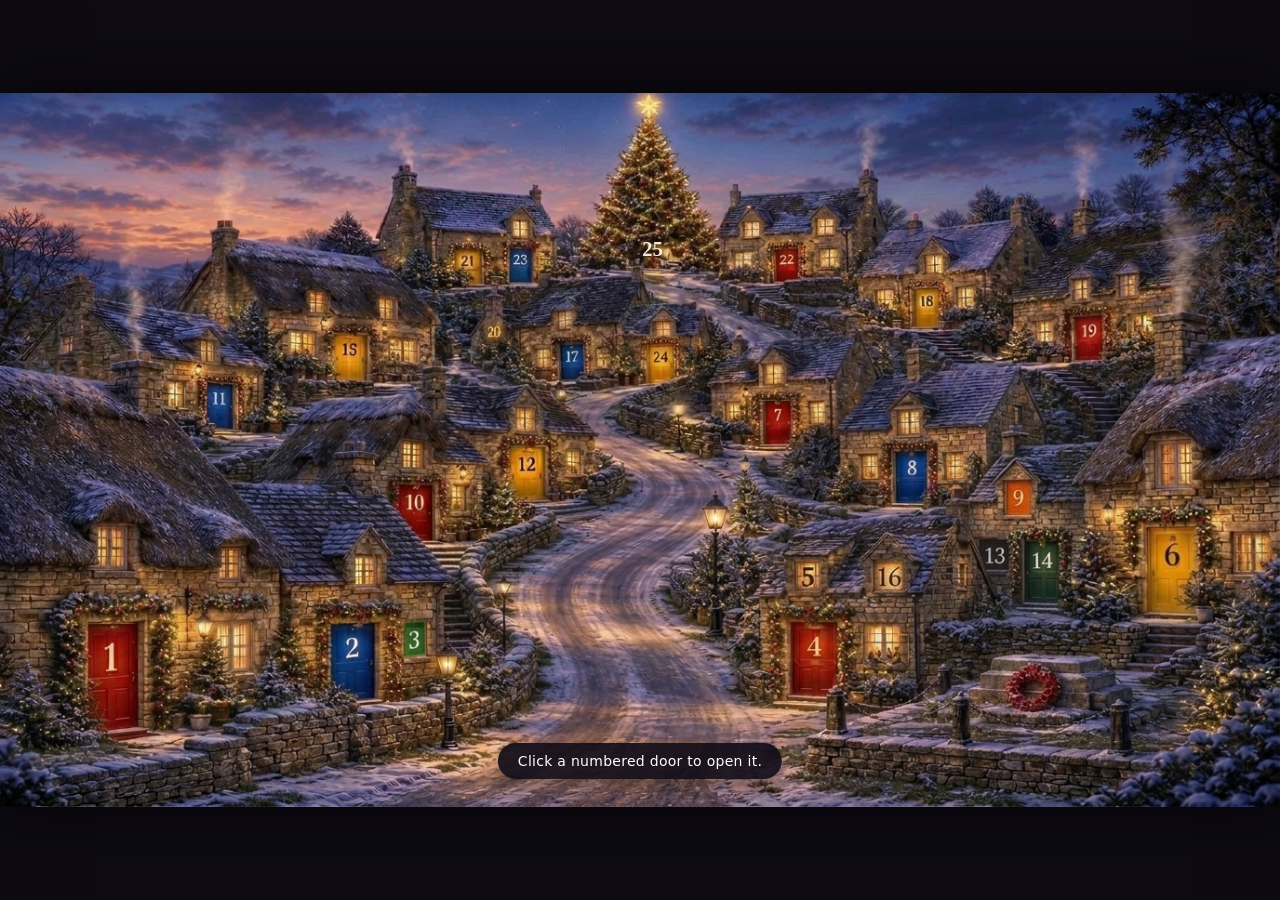
<file: index.html>
<!DOCTYPE html>
<html lang="en">
<head>
<meta charset="UTF-8">
<meta name="viewport" content="width=device-width, initial-scale=1.0">
<title>Cotswold Advent Calendar</title>
<link rel="stylesheet" href="css/style.css">
</head>
<body>

<div class="stage" id="stage">
  <img class="background" src="assets/background.jpg" alt="A snowy Cotswold village at dusk with numbered doors and a Christmas tree">
  <div class="hotspots" id="hotspots"></div>
  <div class="tree-number" aria-hidden="true">25</div>
  <div class="snow-layer" id="snowLayer" aria-hidden="true"></div>
  <div class="toast" id="toast" role="status" aria-live="polite"></div>
</div>

<div class="modal" id="modal" aria-hidden="true" role="dialog" aria-modal="true" aria-label="Advent door content">
  <div class="modal-content">
    <button class="modal-close" id="modalClose" type="button" aria-label="Close">&times;</button>
    <div class="modal-body" id="modalBody"></div>
  </div>
</div>

<script src="js/app.js"></script>
</body>
</html>
</file>
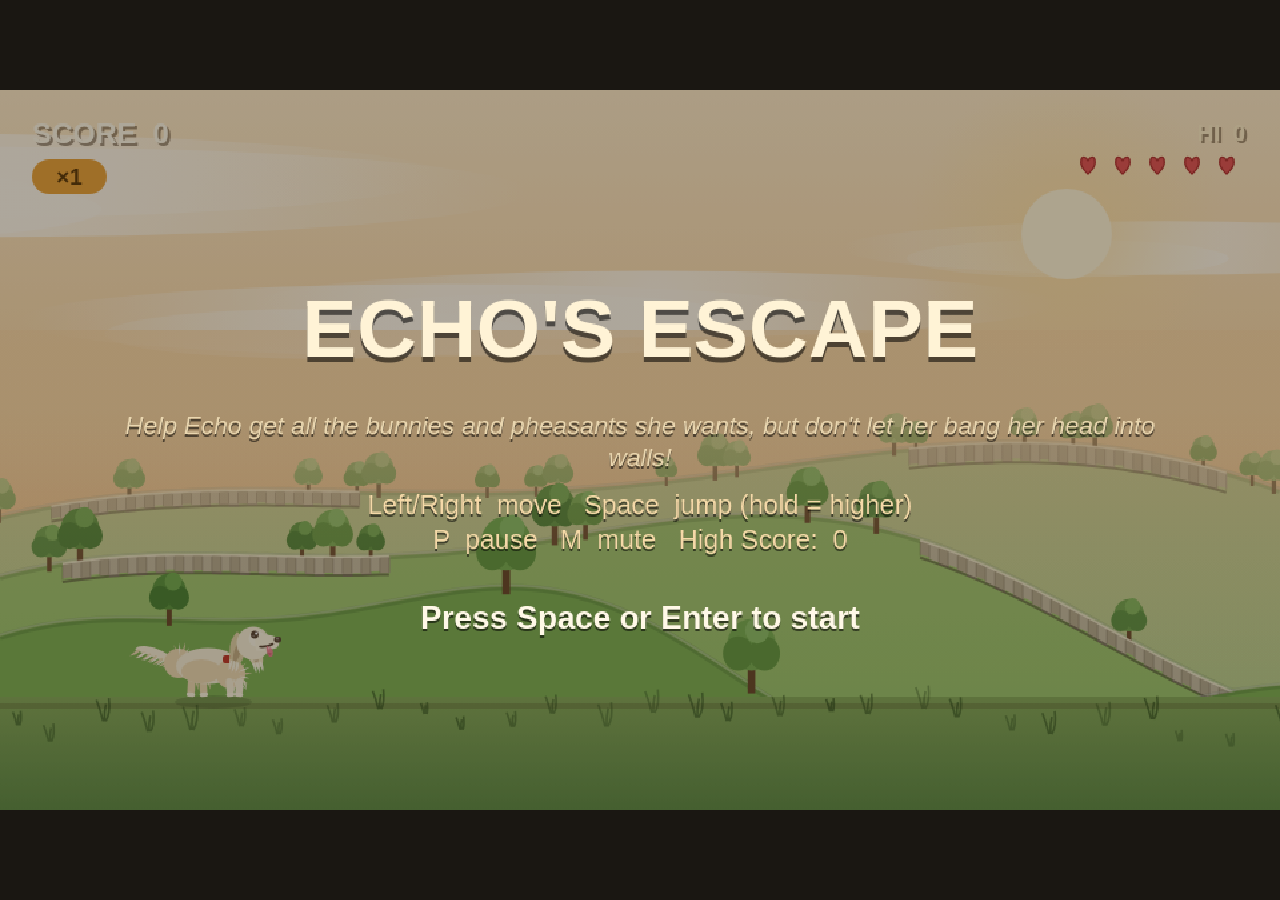
<file: assets/19-echosescape.html>
<!DOCTYPE html>
<html lang="en">
<head>
<meta charset="utf-8">
<meta name="viewport" content="width=device-width, initial-scale=1">
<title>Echo's Escape</title>
<style>
  html, body {
    margin: 0;
    padding: 0;
    height: 100%;
    background: #1a1712;
    overflow: hidden;
  }
  body {
    display: flex;
    align-items: center;
    justify-content: center;
  }
  canvas#game {
    display: block;
    background: #000;
    image-rendering: pixelated;
    outline: none;
  }
</style>
</head>
<body>
<canvas id="game" width="960" height="540" tabindex="0"></canvas>
<script>
'use strict';

/* ============================== Constants ============================== */
const W = 960, H = 540;
const GROUND = 455;
const DOG_W = 30, DOG_H = 44;
const GRAV = 2600;
const HOLD_GRAV = 1150;
const JUMP_V = 660;
const MAX_SPEED = 340;
const ACCEL = 2600;
const FRICTION = 3200;
const COYOTE_TIME = 0.10;
const BUFFER_TIME = 0.12;
const INVULN_TIME = 1.5;
const STREAK_TIME = 3.0;
const HIGH_KEY = 'cotswoldChaser.highScore';
const COL = {
  cream: '#F3E7C8',
  creamDark: '#E3D3A8',
  muzzle: '#FBF3DC',
  ear: '#E0C388',
  dark: '#2F2A24',
  gold: '#D9A441',
  stoneA: '#B8AE9C',
  stoneB: '#C7B89C',
  stoneC: '#A79B87',
  moss: '#8C9A63',
  dirt: '#7A5C3E',
  grassA: '#86A85B',
  grassB: '#779C50',
};

/* ============================== Utilities ============================== */
function clamp(v, a, b) { return v < a ? a : (v > b ? b : v); }
function lerp(a, b, t) { return a + (b - a) * t; }
function lerpColor(a, b, t) {
  const pa = hexToRgb(a), pb = hexToRgb(b);
  return 'rgb(' + Math.round(lerp(pa[0], pb[0], t)) + ',' +
    Math.round(lerp(pa[1], pb[1], t)) + ',' + Math.round(lerp(pa[2], pb[2], t)) + ')';
}
function hexToRgb(h) {
  const n = parseInt(h.slice(1), 16);
  return [(n >> 16) & 255, (n >> 8) & 255, n & 255];
}
function hash(seed) {
  let s = (seed | 0) >>> 0;
  return function () {
    s = (s * 1664525 + 1013904223) | 0;
    return (s >>> 0) / 4294967296;
  };
}
function roundRect(ctx, x, y, w, h, r) {
  r = Math.min(r, w / 2, h / 2);
  ctx.beginPath();
  ctx.moveTo(x + r, y);
  ctx.arcTo(x + w, y, x + w, y + h, r);
  ctx.arcTo(x + w, y + h, x, y + h, r);
  ctx.arcTo(x, y + h, x, y, r);
  ctx.arcTo(x, y, x + w, y, r);
  ctx.closePath();
}

/* ============================== Input ============================== */
class Input {
  constructor() {
    this.down = {};
    this.edge = {};
    this.consumed = {};
    this._map = {
      ArrowLeft: 'left', KeyA: 'left',
      ArrowRight: 'right', KeyD: 'right',
      Space: 'jump', Enter: 'confirm',
      KeyP: 'pause', KeyM: 'mute',
    };
    window.addEventListener('keydown', (e) => {
      const a = this._map[e.code];
      if (!a) return;
      if (!e.repeat) {
        this.edge[a] = true;
        if (a === 'jump') this.edge['confirm'] = true;
      }
      this.down[a] = true;
      e.preventDefault();
      Game.audio.init();
    });
    window.addEventListener('keyup', (e) => {
      const a = this._map[e.code];
      if (a) this.down[a] = false;
    });
  }
  isDown(a) { return !!this.down[a]; }
  pressed(a) {
    if (this.edge[a] && !this.consumed[a]) {
      this.consumed[a] = true;
      return true;
    }
    return false;
  }
  endFrame() {
    this.edge = {};
    this.consumed = {};
  }
}

/* ============================== Audio ============================== */
class AudioManager {
  constructor() {
    this.ctx = null;
    this.master = null;
    this.muted = false;
    this._noise = null;
  }
  init() {
    if (this.ctx) {
      if (this.ctx.state === 'suspended') this.ctx.resume();
      return;
    }
    const AC = window.AudioContext || window.webkitAudioContext;
    if (!AC) return;
    this.ctx = new AC();
    this.master = this.ctx.createGain();
    this.master.gain.value = this.muted ? 0 : 0.9;
    this.master.connect(this.ctx.destination);
    const len = this.ctx.sampleRate;
    const buf = this.ctx.createBuffer(1, len, this.ctx.sampleRate);
    const d = buf.getChannelData(0);
    for (let i = 0; i < len; i++) d[i] = Math.random() * 2 - 1;
    this._noise = buf;
  }
  toggleMute() {
    this.muted = !this.muted;
    if (this.master) this.master.gain.value = this.muted ? 0 : 0.9;
  }
  _tone(freq, freqEnd, dur, type, gain, delay, curve) {
    if (!this.ctx) return;
    const t0 = this.ctx.currentTime + (delay || 0);
    const osc = this.ctx.createOscillator();
    const g = this.ctx.createGain();
    osc.type = type || 'sine';
    osc.frequency.setValueAtTime(freq, t0);
    if (freqEnd && freqEnd !== freq) osc.frequency.exponentialRampToValueAtTime(Math.max(1, freqEnd), t0 + dur);
    g.gain.setValueAtTime(0.0001, t0);
    g.gain.linearRampToValueAtTime(gain || 0.2, t0 + 0.008);
    g.gain.exponentialRampToValueAtTime(0.0001, t0 + dur);
    osc.connect(g);
    g.connect(this.master);
    osc.start(t0);
    osc.stop(t0 + dur + 0.02);
  }
  _noiseBurst(dur, gain, delay, filterFreq) {
    if (!this.ctx) return;
    const t0 = this.ctx.currentTime + (delay || 0);
    const src = this.ctx.createBufferSource();
    src.buffer = this._noise;
    const g = this.ctx.createGain();
    g.gain.setValueAtTime(gain || 0.2, t0);
    g.gain.exponentialRampToValueAtTime(0.0001, t0 + dur);
    let node = src;
    if (filterFreq) {
      const f = this.ctx.createBiquadFilter();
      f.type = 'lowpass';
      f.frequency.value = filterFreq;
      src.connect(f);
      node = f;
    }
    node.connect(g);
    g.connect(this.master);
    src.start(t0);
    src.stop(t0 + dur + 0.02);
  }
  jump() { this._tone(240, 520, 0.18, 'square', 0.12); }
  rabbit() { this._tone(760, 280, 0.12, 'sine', 0.22); }
  bird(mult) {
    const k = 1 + (mult - 1) * 0.18;
    this._tone(900 * k, 1500 * k, 0.10, 'triangle', 0.20);
    this._tone(1500 * k, 1900 * k, 0.12, 'sine', 0.18, 0.05);
  }
  wallHit() { this._noiseBurst(0.12, 0.4, 0, 600); this._tone(95, 40, 0.22, 'sine', 0.5); }
  lifeLost() { this._tone(420, 110, 0.42, 'sawtooth', 0.16); this._noiseBurst(0.3, 0.12, 0.05, 900); }
  gameOver() {
    const notes = [392, 311, 262, 196];
    notes.forEach((f, i) => this._tone(f, f * 0.97, 0.28, 'triangle', 0.2, i * 0.16));
  }
  highScore() {
    const notes = [523, 659, 784, 1047];
    notes.forEach((f, i) => this._tone(f, f, 0.18, 'square', 0.14, i * 0.09));
  }
}

/* ============================== Entities ============================== */
class Dog {
  constructor() {
    this.reset(160);
  }
  reset(x) {
    this.x = x;
    this.y = GROUND;
    this.vx = 0;
    this.vy = 0;
    this.facing = 1;
    this.grounded = true;
    this.prevBottom = GROUND;
    this.coyote = 0;
    this.buffer = 0;
    this.invuln = 0;
    this.animT = 0;
    this.flash = 0;
  }
  hitbox() {
    return { x: this.x - DOG_W / 2, y: this.y - DOG_H, w: DOG_W, h: DOG_H };
  }
  update(dt, input, world) {
    const groundedBefore = this.grounded;
    this.prevBottom = this.y;

    let ax = 0;
    if (input.isDown('left')) ax -= 1;
    if (input.isDown('right')) ax += 1;
    if (ax !== 0) {
      this.vx += ax * ACCEL * dt;
      this.facing = ax;
    } else {
      const fr = FRICTION * dt;
      if (this.vx > 0) this.vx = Math.max(0, this.vx - fr);
      else if (this.vx < 0) this.vx = Math.min(0, this.vx + fr);
    }
    this.vx = clamp(this.vx, -MAX_SPEED, MAX_SPEED);
    this.x += this.vx * dt;
    this.x = Math.max(30, this.x);

    const g = (this.vy < 0 && input.isDown('jump')) ? HOLD_GRAV : GRAV;
    this.vy += g * dt;
    this.y += this.vy * dt;

    this.grounded = false;
    if (this.vy >= 0) {
      if (this.y >= GROUND) {
        this.y = GROUND;
        this.vy = 0;
        this.grounded = true;
      } else {
        for (const wl of world.walls) {
          const r = wl.rect();
          if (this.x + DOG_W / 2 <= r.x || this.x - DOG_W / 2 >= r.x + r.w) continue;
          const wallTop = r.y;
          const clearAbove = this.prevBottom <= wallTop + 4;
          const crossed = this.prevBottom <= wallTop && this.y >= wallTop;
          if (clearAbove || crossed) {
            this.y = wallTop;
            this.vy = 0;
            this.grounded = true;
            break;
          }
        }
      }
    }

    if (groundedBefore && !this.grounded) this.coyote = COYOTE_TIME;
    else if (this.coyote > 0) this.coyote -= dt;

    if (input.pressed('jump')) {
      if (this.grounded || this.coyote > 0) this.doJump();
      else this.buffer = BUFFER_TIME;
    }
    if (!this.grounded) {
      if (this.buffer > 0) this.buffer -= dt;
    } else if (this.buffer > 0) {
      this.buffer = 0;
      this.doJump();
    }

    this.animT += dt * (Math.abs(this.vx) / MAX_SPEED + 0.15);
    if (this.invuln > 0) {
      this.invuln -= dt;
      this.flash += dt;
    }

    this.resolveWallSides(world);
    if (this.grounded && this.y >= GROUND) {
      this.y = GROUND;
      this.vy = 0;
    }
  }
  resolveWallSides(world) {
    if (this.invuln > 0) return;
    const box = this.hitbox();
    for (const wl of world.walls) {
      const r = wl.rect();
      if (box.x + box.w <= r.x || box.x >= r.x + r.w) continue;
      if (box.y + box.h <= r.y || box.y >= r.y + r.h) continue;
      const standingOn = this.grounded && this.y <= r.y + 1 && this.y >= r.y - 1;
      if (standingOn) continue;
      this.hurt(world, wl.x + wl.w / 2);
      return;
    }
  }
  doJump() {
    this.vy = -JUMP_V;
    this.grounded = false;
    this.coyote = 0;
    Game.audio.jump();
  }
  hurt(world, fromX) {
    if (this.invuln > 0) return;
    this.invuln = INVULN_TIME;
    this.flash = 0;
    this.vx = (this.x > fromX ? 1 : -1) * 320;
    this.vy = -140;
    world.loseLife();
  }
}

class Wall {
  constructor(x, h, w) {
    this.x = x;
    this.h = h;
    this.w = w;
    this.team = Math.random();
  }
  top() { return GROUND - this.h; }
  rect() { return { x: this.x, y: this.top(), w: this.w, h: this.h }; }
}

class Rabbit {
  constructor(x) {
    this.x = x;
    this.y = GROUND;
    this.w = 22;
    this.h = 18;
    this.alive = true;
    this.fleeing = false;
    this.phase = Math.random() * 6.28;
    this.speed = 70;
  }
  update(dt, dog) {
    if (!this.alive) return;
    this.phase += dt * (this.fleeing ? 16 : 9);
    const d = dog.x - this.x;
    if (!this.fleeing && Math.abs(d) < 170 && Math.abs(dog.y - this.y) < 90) this.fleeing = true;
    if (this.fleeing) {
      this.x += (d < 0 ? -1 : 1) * this.speed * 2.5 * dt;
    }
  }
  overlap(box) {
    return (this.alive && this.x + this.w / 2 > box.x && this.x - this.w / 2 < box.x + box.w &&
      this.y + this.h / 2 > box.y && this.y - this.h / 2 < box.y + box.h);
  }
}

class Bird {
  constructor(x, y, speed) {
    this.x = x;
    this.y = y;
    this.w = 26;
    this.h = 18;
    this.vx = speed;
    this.alive = true;
    this.t = Math.random() * 6.28;
  }
  update(dt) {
    if (!this.alive) return;
    this.x += this.vx * dt;
    this.y += Math.sin(this.t) * 12 * dt;
    this.t += dt * 3;
  }
  overlap(box) {
    return this.alive && this.x + this.w / 2 > box.x && this.x - this.w / 2 < box.x + box.w &&
      this.y + this.h / 2 > box.y && this.y - this.h / 2 < box.y + box.h;
  }
}

/* ============================== World ============================== */
class World {
  constructor() {
    this.reset();
  }
  reset() {
    this.dog = new Dog(160);
    this.walls = [];
    this.rabbits = [];
    this.birds = [];
    this.effects = [];
    this.cameraX = 0;
    this.score = 0;
    this.mult = 1;
    this.streakT = 0;
    this.lives = 5;
    this.highScore = parseInt(localStorage.getItem(HIGH_KEY) || '0', 10) || 0;
    this.diff = 0;
    this.nextSpawnX = 620;
    this.rng = hash(0x2545F491);
    this.newRecord = false;
  }
  update(dt, input) {
    this.dog.update(dt, input, this);

    for (const r of this.rabbits) r.update(dt, this.dog);
    for (const b of this.birds) b.update(dt);

    this.cameraX = Math.max(0, this.dog.x - W * 0.35);

    this.difficulty();
    this.spawnAhead();
    this.resolveCatches();

    if (this.streakT > 0) {
      this.streakT -= dt;
      if (this.streakT <= 0) this.mult = 1;
    }
    this.updateEffects(dt);
    this.cull();

    if (this.score > this.highScore && !this.newRecord) {
      this.newRecord = true;
      Game.audio.highScore();
    }
  }
  difficulty() {
    const d = clamp(this.score / 3000, 0, 1);
    this.diff = d;
  }
  wallHeight() {
    const minH = 30 + 70 * this.diff;
    const maxH = 62 + 78 * this.diff;
    const r = this._rand();
    return Math.round(lerp(minH, maxH, r) / 4) * 4;
  }
  spawnAhead() {
    const h = this.rng;
    const limit = this.cameraX + W + 120;
    let guard = 0;
    while (this.nextSpawnX < limit && guard++ < 4) {
      const hgt = this.wallHeight();
      const w = 26 + h() * 18 + 20 * this.diff;
      this.walls.push(new Wall(this.nextSpawnX, hgt, w));

      const prevW = this.walls.length > 1 ? this.walls[this.walls.length - 2] : null;
      const gap = prevW ? this.nextSpawnX - (prevW.x + prevW.w) : 480;
      if (h() < 0.55 && gap > 220) {
        this.rabbits.push(new Rabbit(this.nextSpawnX - gap * 0.55));
      }

      /* birds: frequent, sometimes in a flock of 2-4, always within jump reach */
      if (h() < 0.75 && gap > 150) {
        const flock = h() < 0.35 ? 2 + Math.floor(h() * 3) : 1;
        const baseY = GROUND - (40 + h() * 42);
        const dir = -(105 + h() * 55);
        const lead = this.nextSpawnX - gap * 0.3;
        for (let b = 0; b < flock; b++) {
          const bx = lead - b * (24 + h() * 18);
          const byy = clamp(baseY + (b - (flock - 1) / 2) * (11 + h() * 8), GROUND - 84, GROUND - 34);
          this.birds.push(new Bird(bx, byy, dir - h() * 16));
        }
      }

      const base = 250 - 45 * this.diff + (hgt > 100 ? 50 : 0);
      const span = 170 - 30 * this.diff;
      this.nextSpawnX += base + h() * span;
    }
  }
  resolveCatches() {
    const box = this.dog.hitbox();
    for (const r of this.rabbits) {
      if (r.overlap(box)) {
        r.alive = false;
        const pts = 5 * this.mult;
        this.score += pts;
        this.bumpStreak();
        this.addEffect({ type: 'puff', x: r.x, y: r.y - 8, t: 0, life: 0.4 });
        this.addEffect({ type: 'text', x: r.x, y: r.y - 30, t: 0, life: 0.8, str: '+' + pts, color: '#FFE9B0' });
        Game.audio.rabbit();
      }
    }
    for (const b of this.birds) {
      if (b.overlap(box)) {
        b.alive = false;
        const pts = 15 * this.mult;
        this.score += pts;
        this.bumpStreak();
        for (let i = 0; i < 7; i++) {
          this.addEffect({
            type: 'feather', x: b.x, y: b.y, t: 0, life: 0.9,
            vx: (Math.random() - 0.5) * 160, vy: -Math.random() * 200 - 40,
            r: Math.random() * 6.28,
            hue: ['#B4602C', '#2E6A57', '#C0392B', '#7C4523'][i % 4],
          });
        }
        this.addEffect({ type: 'text', x: b.x, y: b.y - 26, t: 0, life: 0.8, str: '+' + pts, color: '#C9F2FF' });
        Game.audio.bird(this.mult);
      }
    }
  }
  bumpStreak() {
    if (this.mult < 5) this.mult++;
    this.streakT = STREAK_TIME;
  }
  loseLife() {
    this.lives--;
    this.mult = 1;
    this.streakT = 0;
    Game.audio.wallHit();
    Game.audio.lifeLost();
    this.shake = 0.35;
    if (this.lives <= 0) {
      this.highScore = Math.max(this.highScore, this.score);
      localStorage.setItem(HIGH_KEY, String(this.highScore));
      Game.over();
    }
  }
  addEffect(e) { this.effects.push(e); }
  updateEffects(dt) {
    this.shake = Math.max(0, (this.shake || 0) - dt);
    for (const e of this.effects) {
      e.t += dt;
      if (e.type === 'feather') {
        e.x += e.vx * dt;
        e.y += e.vy * dt;
        e.vy += 500 * dt;
      }
    }
    this.effects = this.effects.filter(e => e.t < e.life);
  }
  cull() {
    const minX = this.cameraX - 180;
    this.walls = this.walls.filter(w => w.x + w.w > minX);
    this.rabbits = this.rabbits.filter(r => r.alive && r.x > minX);
    this.birds = this.birds.filter(b => b.alive && b.x > minX);
  }
  _rand() { return Math.random(); }
}

/* ============================== Renderer ============================== */
const Renderer = {
  ctx: null,

  draw(world) {
    const c = this.ctx;
    const cam = world.cameraX;
    c.save();
    if (world.shake && world.shake > 0) {
      c.translate((Math.random() - 0.5) * 8 * world.shake, (Math.random() - 0.5) * 8 * world.shake);
    }
    this.sky(c);
    this.clouds(c, cam);
    this.sun(c);
    /* far field (tall, hazy) */
    this.hills(c, cam, 0.16, 428, 150, '#BACE8E', 0.003);
    this.trees(c, cam, 0.16, 428, 150, 0.003, 311, 1.15, true);
    this.fieldWall(c, cam, 0.16, 428, 150, 0.003, 53);
    this.haze(c, 0.55);
    /* mid field */
    this.hills(c, cam, 0.42, 455, 125, '#9DC46E', 0.004);
    this.trees(c, cam, 0.42, 455, 125, 0.004, 823, 1.5, false);
    this.fieldWall(c, cam, 0.42, 455, 125, 0.004, 197);
    this.haze(c, 0.28);
    /* near field */
    this.hills(c, cam, 0.72, 482, 100, '#7FB055', 0.006);
    this.trees(c, cam, 0.72, 482, 100, 0.006, 449, 1.9, false);
    this.ground(c, cam);
    for (const r of world.rabbits) if (r.alive) this.rabbit(c, r);
    for (const b of world.birds) if (b.alive) this.bird(c, b);
    for (const w of world.walls) this.wall(c, w);
    this.dog(c, world.dog);
    for (const e of world.effects) this.effect(c, e);
    c.restore();
    this.hud(c, world);
  },

  sky(c) {
    const g = c.createLinearGradient(0, 0, 0, GROUND);
    g.addColorStop(0, '#Fde9c8');
    g.addColorStop(0.55, '#F8d5a3');
    g.addColorStop(1, '#F0a96b');
    c.fillStyle = g;
    c.fillRect(0, 0, W, GROUND);
  },

  sun(c) {
    const sx = 800, sy = 108;
    const g = c.createRadialGradient(sx, sy, 4, sx, sy, 120);
    g.addColorStop(0, 'rgba(255,244,214,0.95)');
    g.addColorStop(0.25, 'rgba(255,224,160,0.55)');
    g.addColorStop(1, 'rgba(255,224,160,0)');
    c.fillStyle = g;
    c.fillRect(sx - 130, sy - 130, 260, 260);
    c.fillStyle = '#FFF3D6';
    c.beginPath();
    c.arc(sx, sy, 34, 0, 7);
    c.fill();
  },

  clouds(c, cam) {
    const base = 0.12;
    for (let i = 0; i < 5; i++) {
      const h = hash(i * 17 + 5);
      const span = 260 + h() * 200;
      const off = i * 430 + h() * 200;
      let sx = off - cam * base;
      sx = ((sx % (W + 300)) + W + 300) % (W + 300) - 150;
      const sy = 40 + h() * 150;
      const sc = 0.7 + h() * 0.7;
      const g = c.createRadialGradient(sx, sy, 2, sx, sy, span * sc);
      g.addColorStop(0, 'rgba(255,248,236,0.9)');
      g.addColorStop(1, 'rgba(255,248,236,0)');
      c.fillStyle = g;
      c.beginPath();
      c.ellipse(sx, sy, span * sc, 26 * sc, 0, 0, 7);
      c.fill();
      c.beginPath();
      c.ellipse(sx - span * 0.3 * sc, sy + 10 * sc, span * 0.5 * sc, 18 * sc, 0, 0, 7);
      c.fill();
    }
  },

  hillY(wx, baseY, amp, freq) {
    const a = wx * freq;
    return baseY - amp * (0.5 + 0.6 * Math.sin(a) + 0.22 * Math.sin(a * 2.3 + 1.7));
  },

  hills(c, cam, par, baseY, amp, color, freq) {
    const ox = cam * par;
    c.fillStyle = color;
    c.beginPath();
    c.moveTo(0, H);
    for (let sx = 0; sx <= W; sx += 8) {
      c.lineTo(sx, this.hillY(sx + ox, baseY, amp, freq));
    }
    c.lineTo(W, H);
    c.closePath();
    c.fill();
    /* darker under-rim for layer separation */
    c.strokeStyle = 'rgba(40,70,25,0.18)';
    c.lineWidth = 5;
    c.beginPath();
    for (let sx = 0; sx <= W; sx += 8) {
      const y = this.hillY(sx + ox, baseY, amp, freq);
      if (sx === 0) c.moveTo(sx, y); else c.lineTo(sx, y);
    }
    c.stroke();
    /* light catch on the crest */
    c.strokeStyle = 'rgba(255,255,255,0.22)';
    c.lineWidth = 1.6;
    c.beginPath();
    for (let sx = 0; sx <= W; sx += 8) {
      const y = this.hillY(sx + ox, baseY, amp, freq) - 1.5;
      if (sx === 0) c.moveTo(sx, y); else c.lineTo(sx, y);
    }
    c.stroke();
  },

  haze(c, a) {
    const g = c.createLinearGradient(0, 180, 0, GROUND);
    g.addColorStop(0, 'rgba(250,214,164,' + a + ')');
    g.addColorStop(0.4, 'rgba(250,214,164,' + (a * 0.5) + ')');
    g.addColorStop(1, 'rgba(250,214,164,0)');
    c.fillStyle = g;
    c.fillRect(0, 180, W, GROUND - 180);
  },

  tree(c, sx, gy, s, far, v) {
    if (sx < -46 || sx > W + 46) return;
    v = Math.abs(v | 0) % 3;
    c.fillStyle = far ? '#6E5636' : '#6B4A2C';
    c.fillRect(sx - s * 1.3, gy - s * 10, s * 2.6, s * 11);
    const pal = far
      ? [['#8FB86A', '#79A757', '#A8C97F'], ['#9CC577', '#86B062', '#B4D38A'], ['#84B061', '#6FA04C', '#9CC97A']]
      : [['#6FA24E', '#5C9042', '#82B65D'], ['#5E9440', '#4C8235', '#74AC52'], ['#7BAE55', '#669A43', '#8FC06A']];
    const p = pal[v];
    c.fillStyle = p[0];
    c.beginPath();
    c.ellipse(sx, gy - s * 16, s * 8.5, s * 9, 0, 0, 7);
    c.fill();
    c.fillStyle = p[1];
    c.beginPath();
    c.ellipse(sx - s * 4.6, gy - s * 13, s * 5.4, s * 6, 0, 0, 7);
    c.ellipse(sx + s * 4.6, gy - s * 13, s * 5.4, s * 6, 0, 0, 7);
    c.fill();
    c.fillStyle = p[2];
    c.beginPath();
    c.ellipse(sx + s * 2, gy - s * 21, s * 4.2, s * 4.6, 0, 0, 7);
    c.fill();
  },

  trees(c, cam, par, baseY, amp, freq, seed, sc, far) {
    const ox = cam * par;
    const step = far ? 68 : (par > 0.5 ? 128 : 96);
    const density = far ? 0.78 : 0.72;
    const start = Math.floor((ox - 200) / step);
    const end = Math.ceil((ox + W + 200) / step);
    for (let i = start; i <= end; i++) {
      const r = hash((i * 733 + seed) >>> 0);
      const r1 = r(), r2 = r(), r3 = r(), r4 = r(), r5 = r();
      if (r1 > density) continue;
      const wx = i * step + (r2 - 0.5) * step * 0.9;
      const cluster = r5 > 0.68 ? 2 : 1;
      for (let n = 0; n < cluster; n++) {
        const cx = wx + n * step * 0.24;
        const gy = this.hillY(cx, baseY, amp, freq) + 3;
        if (gy > 462) continue;
        this.tree(c, cx - ox, gy, sc * (0.72 + ((r3 + n * 0.5) % 1) * 0.5), far, (Math.floor(r4 * 3) + n) % 3);
      }
    }
  },

  fieldWall(c, cam, par, baseY, amp, freq, seed) {
    const ox = cam * par;
    const period = 560;
    const start = Math.floor((ox - 300) / period);
    const end = Math.ceil((ox + W + 300) / period);
    const step = 7;
    for (let k = start; k <= end; k++) {
      const r = hash((k * 9173 + seed) >>> 0);
      const wx0 = k * period + r() * 150;
      const wx1 = wx0 + 210 + r() * 260;
      const bh = 11 + r() * 4;
      if (wx1 - ox < -160 || wx0 - ox > W + 160) continue;
      const pts = [];
      for (let wx = wx0; wx <= wx1; wx += step) {
        pts.push([wx - ox, this.hillY(wx, baseY, amp, freq)]);
      }
      for (let j = 0; j < pts.length - 1; j++) {
        const p0 = pts[j], p1 = pts[j + 1];
        const hh = bh * (0.8 + ((j * 37) % 11) / 36);
        c.fillStyle = (j % 2) ? '#C4BBA3' : '#B2A88E';
        c.beginPath();
        c.moveTo(p0[0], p0[1]);
        c.lineTo(p1[0] + 0.6, p1[1]);
        c.lineTo(p1[0] + 0.6, p1[1] + hh);
        c.lineTo(p0[0], p0[1] + hh);
        c.closePath();
        c.fill();
      }
      c.strokeStyle = 'rgba(255,248,224,0.7)';
      c.lineWidth = 1.6;
      c.beginPath();
      c.moveTo(pts[0][0], pts[0][1]);
      for (let j = 1; j < pts.length; j++) c.lineTo(pts[j][0], pts[j][1]);
      c.stroke();
      c.strokeStyle = 'rgba(55,48,35,0.5)';
      c.lineWidth = 2;
      c.beginPath();
      c.moveTo(pts[0][0], pts[0][1] + bh);
      for (let j = 1; j < pts.length; j++) c.lineTo(pts[j][0], pts[j][1] + bh);
      c.stroke();
      c.strokeStyle = 'rgba(80,70,55,0.28)';
      c.lineWidth = 1;
      for (let j = 0; j < pts.length; j++) {
        c.beginPath();
        c.moveTo(pts[j][0], pts[j][1] + 1.5);
        c.lineTo(pts[j][0], pts[j][1] + bh - 1.5);
        c.stroke();
      }
    }
  },

  ground(c, cam) {
    const g = c.createLinearGradient(0, GROUND, 0, H);
    g.addColorStop(0, COL.grassA);
    g.addColorStop(1, '#5f8a46');
    c.fillStyle = g;
    c.fillRect(0, GROUND, W, H - GROUND);

    c.fillStyle = 'rgba(60,40,20,0.18)';
    c.fillRect(0, GROUND + 5, W, 4);

    const h = hash(4321);
    for (let i = 0; i < 60; i++) {
      const wx = i * 34 + h() * 14;
      let sx = wx - cam;
      if (sx < -8) sx = (sx % (W + 16) + W + 16) % (W + 16) - 8;
      if (sx < -8 || sx > W + 8) continue;
      const s = 0.7 + h() * 0.9;
      const off = h() * 30;
      c.strokeStyle = 'rgba(40,70,25,' + (0.3 + h() * 0.3) + ')';
      c.lineWidth = 1.6;
      c.beginPath();
      const yb = GROUND + 8 + off;
      c.moveTo(sx, yb);
      c.quadraticCurveTo(sx - 1.5 * s, yb - 6 * s, sx - 3.5 * s, yb - 11 * s);
      c.moveTo(sx + 1, yb);
      c.quadraticCurveTo(sx + 0.5 * s, yb - 5 * s, sx + 1.5 * s, yb - 9 * s);
      c.moveTo(sx + 2, yb);
      c.quadraticCurveTo(sx + 4 * s, yb - 4 * s, sx + 3 * s, yb - 12 * s);
      c.stroke();
    }
  },

  dog(c, dog) {
    const world = this._world;
    const px = dog.x - world.cameraX;

    c.fillStyle = 'rgba(0,0,0,0.13)';
    c.beginPath();
    c.ellipse(px, dog.y + 4, 29, 5, 0, 0, 7);
    c.fill();

    if (dog.invuln > 0 && Math.floor(dog.flash * 12) % 2 === 0) {
      c.globalAlpha = 0.35;
    }

    c.save();
    c.translate(px, dog.y);
    c.scale(dog.facing, 1);

    const running = dog.grounded && Math.abs(dog.vx) > 25;
    const air = !dog.grounded;
    const t = dog.animT;
    const swing = running ? Math.sin(t * 15) * 0.6 : 0.1;
    const bobb = running ? Math.sin(t * 30) * 0.8 : (air ? 0 : Math.sin(t * 2) * 0.5);
    const wag = Math.sin(t * (running ? 15 : 6)) * (running ? 0.55 : 0.3);
    const earLift = air ? 0.85 : 0.12;

    const BODY = '#F7EED6';
    const SHADE = '#EDD9B4';
    const EAR = '#F1E4C2';

    /* far-side legs */
    this._leg(c, -16, -14, swing, SHADE);
    this._leg(c, -8, -14, -swing, SHADE);

    /* long feathery tail */
    this._tail(c, wag, bobb, running, t, BODY, SHADE);

    /* haunches + body */
    this._ruff(c, -26, -25 + bobb * 0.3, 11, SHADE, -0.7);
    c.fillStyle = BODY;
    c.beginPath();
    c.ellipse(-4, -23 + bobb * 0.3, 24, 13.5, 0, 0, 7);
    c.fill();
    c.fillStyle = SHADE;
    c.beginPath();
    c.ellipse(-9, -19 + bobb * 0.3, 15, 9, 0, 0, 7);
    c.fill();

    /* fluffy chest ruff */
    this._ruff(c, 13, -17 + bobb * 0.3, 11, SHADE, 0.5);

    /* red collar with gold tag */
    c.fillStyle = '#C0392B';
    roundRect(c, 7, -31 + bobb * 0.3, 8, 6, 2);
    c.fill();
    c.fillStyle = '#E8C15A';
    c.beginPath();
    c.arc(14, -28 + bobb * 0.3, 2, 0, 7);
    c.fill();

    /* head + face + ears */
    this._head(c, bobb, earLift, running, BODY, SHADE, EAR);

    /* near-side legs */
    this._leg(c, 12, -14, -swing, BODY);
    this._leg(c, 20, -14, swing, BODY);

    c.restore();
    c.globalAlpha = 1;
  },

  _tuft(c, x, y, rot, len, col) {
    c.save();
    c.translate(x, y);
    c.rotate(rot);
    c.fillStyle = col;
    c.beginPath();
    c.moveTo(0, -len);
    c.quadraticCurveTo(len * 0.28, -len * 0.2, len * 0.12, len);
    c.quadraticCurveTo(-len * 0.12, len * 0.1, 0, -len);
    c.closePath();
    c.fill();
    c.restore();
  },

  _ruff(c, x, y, r, col, baseRot) {
    c.fillStyle = col;
    c.beginPath();
    c.arc(x, y, r, 0, 7);
    c.fill();
    c.fillStyle = '#FCF6E6';
    for (let i = 0; i < 9; i++) {
      const a = baseRot + (i - 4) * 0.28;
      const sx = x + Math.cos(a) * (r - 0.5);
      const sy = y + Math.sin(a) * (r - 0.5);
      this._tuft(c, sx, sy, a + Math.PI / 2, 4 + (i % 3), (i % 2) ? '#FCF6E6' : col);
    }
  },

  _tail(c, wag, bobb, running, t, BODY, SHADE) {
    c.save();
    c.translate(-27, -25 - bobb * 0.4);
    c.rotate(0.35 + wag + (running ? Math.sin(t * 8) * 0.05 : 0));
    c.fillStyle = BODY;
    c.beginPath();
    c.moveTo(0, -1);
    c.quadraticCurveTo(-14, -7, -27, -4);
    c.quadraticCurveTo(-34, -2, -33, 1.5);
    c.quadraticCurveTo(-16, 2, 0, 1.5);
    c.closePath();
    c.fill();
    c.fillStyle = SHADE;
    for (let i = 0; i < 6; i++) {
      const fx = -8 - i * 4.6;
      const fy = 1.2 + Math.sin(t * (running ? 20 : 4) + i) * 0.5;
      c.beginPath();
      c.moveTo(fx, 0);
      c.quadraticCurveTo(fx - 2, 3, fx - 4.5, 7);
      c.quadraticCurveTo(fx + 1, 4.5, fx + 1.5, 0.5);
      c.closePath();
      c.fill();
    }
    c.fillStyle = '#FCF6E6';
    for (let i = 0; i < 5; i++) {
      const fx = -6 - i * 5.2;
      c.beginPath();
      c.moveTo(fx + 1, 0.5);
      c.quadraticCurveTo(fx - 1.5, 3, fx - 3.5, 7);
      c.quadraticCurveTo(fx + 1, 4, fx + 1.8, 0.8);
      c.closePath();
      c.fill();
    }
    c.restore();
  },

  _ear(c, bx, by, tilt, earLift, behind, EAR) {
    c.save();
    c.translate(bx, by);
    c.rotate(tilt + (behind ? 0.12 : -0.1) - earLift * 0.6);
    c.fillStyle = behind ? '#E2D2A9' : EAR;
    c.beginPath();
    c.moveTo(-3.5, -1);
    c.quadraticCurveTo(8, 4, 6.5, 17);
    c.quadraticCurveTo(5.5, 25.5, 1.5, 25);
    c.quadraticCurveTo(-2.5, 24.5, -4.5, 15);
    c.quadraticCurveTo(-7.5, 6, -3.5, -1);
    c.closePath();
    c.fill();
    c.fillStyle = 'rgba(120,78,42,0.28)';
    c.beginPath();
    c.ellipse(1, 13, 2.4, 8.5, 0, 0, 7);
    c.fill();
    c.fillStyle = 'rgba(252,246,230,0.9)';
    for (let i = 0; i < 3; i++) {
      const fx = 4.5 - i * 2.6;
      c.beginPath();
      c.moveTo(fx, 21);
      c.quadraticCurveTo(fx + 1.5, 25.5, fx - 0.5, 28.5 + (i % 2));
      c.quadraticCurveTo(fx - 1.5, 24.5, fx - 2, 20.5);
      c.closePath();
      c.fill();
    }
    c.restore();
  },

  _head(c, bobb, earLift, running, BODY, SHADE, EAR) {
    const hy = -40 + bobb * 0.4;

    /* ears (behind + front) */
    this._ear(c, 21, hy - 7 + earLift * 2, 0.25, earLift, true, EAR);
    this._ear(c, 27, hy - 6 + earLift * 2, -0.05, earLift, false, EAR);

    /* skull */
    c.fillStyle = BODY;
    c.beginPath();
    c.arc(30, hy, 12.5, 0, 7);
    c.fill();
    c.fillStyle = '#FCF6E6';
    c.beginPath();
    c.arc(32.5, hy - 3.5, 6, 0, 7);
    c.fill();

    /* muzzle */
    c.fillStyle = '#FBF3DE';
    c.beginPath();
    c.moveTo(31, hy - 6);
    c.quadraticCurveTo(44, hy - 8, 48.5, hy - 3.5);
    c.quadraticCurveTo(50.5, hy + 0.5, 47.5, hy + 3.5);
    c.quadraticCurveTo(39, hy + 6.5, 32, hy + 5.5);
    c.closePath();
    c.fill();

    /* nose */
    c.fillStyle = '#5B4636';
    roundRect(c, 45.5, hy - 5, 5.5, 4.5, 2);
    c.fill();
    c.fillStyle = 'rgba(255,255,255,0.4)';
    c.beginPath();
    c.arc(48, hy - 3.6, 1, 0, 7);
    c.fill();

    /* happy smile */
    c.strokeStyle = '#5B4636';
    c.lineWidth = 1.6;
    c.lineCap = 'round';
    c.beginPath();
    c.moveTo(44.5, hy + 0.5);
    c.quadraticCurveTo(40, hy + 3, 35, hy + 2.5);
    c.stroke();

    /* lolling tongue */
    const ts = running ? 1.15 : 1;
    c.save();
    c.translate(41.5, hy + 2);
    c.scale(1, ts);
    c.fillStyle = '#EC8493';
    c.beginPath();
    c.moveTo(-1.5, 0);
    c.quadraticCurveTo(4, 1, 3.2, 6.5);
    c.quadraticCurveTo(2.6, 8.5, 0.8, 8);
    c.quadraticCurveTo(-1.8, 6.8, -1.8, 0.5);
    c.closePath();
    c.fill();
    c.fillStyle = '#D96A7E';
    c.beginPath();
    c.ellipse(1, 5, 1.4, 2.4, 0.2, 0, Math.PI);
    c.fill();
    c.fillStyle = 'rgba(255,255,255,0.5)';
    c.beginPath();
    c.arc(0.2, 1.6, 0.9, 0, 7);
    c.fill();
    c.restore();

    /* happy glossy eye */
    c.fillStyle = '#5B4636';
    c.beginPath();
    c.arc(31, hy - 6.5, 2.9, 0, 7);
    c.fill();
    c.fillStyle = '#fff';
    c.beginPath();
    c.arc(32.2, hy - 7.5, 1, 0, 7);
    c.fill();
    c.fillStyle = 'rgba(255,255,255,0.55)';
    c.beginPath();
    c.arc(30.1, hy - 5.8, 0.55, 0, 7);
    c.fill();
  },

  _leg(c, x, y, swing, col) {
    c.save();
    c.translate(x, y);
    c.rotate(swing * 0.7);
    /* feathered trousers on the back of the leg */
    c.fillStyle = col;
    c.beginPath();
    c.moveTo(2.8, 1);
    c.quadraticCurveTo(6, 2.5, 5, 9);
    c.quadraticCurveTo(4, 5, 2.8, 3);
    c.closePath();
    c.fill();
    /* leg */
    roundRect(c, -2.8, 0, 5.6, 13, 2.8);
    c.fill();
    /* paw */
    c.fillStyle = '#FBF3E0';
    roundRect(c, -3.2, 11, 6.4, 3.2, 1.6);
    c.fill();
    c.restore();
  },

  wall(c, w) {
    const sx = w.x - this._world.cameraX;
    if (sx < -w.w - 40 || sx > W + 40) return;
    const rd = hash(Math.floor(w.x * 7) ^ 0x9e3779b9);
    const top = GROUND - w.h;
    let colX = 0;
    const baseCols = [
      COL.stoneA, COL.stoneB, COL.stoneC,
      COL.stoneA, COL.stoneC, COL.moss, COL.stoneB,
    ];
    const colW = 10 + rd() * 6;
    for (let col = 0; colX < w.w; col++, colX += colW) {
      const cw = Math.min(colW + (rd() - 0.5) * 6, w.w - colX);
      if (cw < 3) continue;
      const colTop = top + (w.h * (0.16 - 0.14 * rd() + (rd() - 0.5) * 0.1));
      let yy = GROUND;
      const blockH = 9 + rd() * 4;
      while (yy - blockH >= colTop) {
        const bh = blockH * (0.8 + rd() * 0.5);
        const colr = baseCols[(col + Math.floor(yy / 10)) % baseCols.length];
        c.fillStyle = colr;
        roundRect(c, sx + colX, yy - bh, cw, bh, 1.5);
        c.fill();
        c.fillStyle = 'rgba(0,0,0,0.10)';
        roundRect(c, sx + colX, yy - 2.2, cw, 2.2, 1);
        c.fill();
        yy -= bh;
      }
      if (yy - colTop > 2) {
        const bh = yy - colTop;
        const colr = baseCols[(col + Math.floor(yy / 10)) % baseCols.length];
        c.fillStyle = colr;
        roundRect(c, sx + colX, colTop, cw, bh, 1.5);
        c.fill();
      }
    }
    /* stepped top highlight */
    c.strokeStyle = 'rgba(255,240,210,0.5)';
    c.lineWidth = 1.5;
    c.beginPath();
    c.stroke();
  },

  rabbit(c, r) {
    const sx = r.x - this._world.cameraX;
    if (sx < -30 || sx > W + 30) return;
    const hop = Math.sin(r.phase);
    const squash = 1 - hop * 0.12;
    c.save();
    c.translate(sx, r.y);
    c.fillStyle = 'rgba(0,0,0,0.1)';
    c.beginPath();
    c.ellipse(0, 1, 11, 2.4, 0, 0, 7);
    c.fill();
    c.scale(squash, 2 - squash);

    /* tail */
    c.fillStyle = '#F5F0E4';
    c.beginPath();
    c.arc(-9, -8, 3.4, 0, 7);
    c.fill();
    /* body */
    c.fillStyle = '#A99A83';
    c.beginPath();
    c.ellipse(0, -10, 8.5, 6.5, 0, 0, 7);
    c.fill();
    c.fillStyle = '#E8E0CE';
    c.beginPath();
    c.ellipse(2, -9, 4.5, 4.2, 0, 0, 7);
    c.fill();
    /* head */
    c.fillStyle = '#A99A83';
    c.beginPath();
    c.arc(6, -15, 5.2, 0, 7);
    c.fill();
    /* ears */
    c.fillStyle = '#9C8C75';
    c.beginPath();
    c.ellipse(4, -22, 1.9, 5.4, -0.2, 0, 7);
    c.fill();
    c.beginPath();
    c.ellipse(8, -22, 1.9, 5.4, 0.2, 0, 7);
    c.fill();
    /* eye + nose */
    c.fillStyle = '#2F2A24';
    c.beginPath();
    c.arc(8, -16, 1.1, 0, 7);
    c.fill();
    c.beginPath();
    c.arc(11, -14, 0.9, 0, 7);
    c.fill();
    c.restore();
  },

  bird(c, b) {
    const sx = b.x - this._world.cameraX;
    if (sx < -60 || sx > W + 60) return;
    const flap = Math.sin(b.t * 9) * 14;
    const bob = Math.sin(b.t * 6) * 0.8;
    c.save();
    c.translate(sx, b.y);
    if (b.vx < 0) c.scale(-1, 1);

    /* long barred pheasant tail */
    c.save();
    c.translate(-6, -1 + bob);
    c.rotate(-0.13);
    const tl = 31, th = 4.2, ttip = 1.3;
    c.beginPath();
    c.moveTo(0, -th);
    c.lineTo(-tl, -ttip - 1.6);
    c.lineTo(-tl - 3, 0);
    c.lineTo(-tl, ttip + 1.6);
    c.lineTo(0, th);
    c.closePath();
    c.fillStyle = '#B0703C';
    c.fill();
    c.strokeStyle = 'rgba(58,32,14,0.8)';
    c.lineWidth = 1.3;
    for (let i = 1; i <= 6; i++) {
      const tx = -i * 4.7;
      const hw = th + (ttip - th) * (i / 6.5) + 1;
      c.beginPath();
      c.moveTo(tx, -hw);
      c.quadraticCurveTo(tx - 1.6, 0, tx, hw);
      c.stroke();
    }
    c.strokeStyle = 'rgba(238,208,160,0.45)';
    c.lineWidth = 1.1;
    c.beginPath();
    c.moveTo(-2, -0.6);
    c.lineTo(-tl + 1, -0.6);
    c.stroke();
    c.restore();

    /* coppery body */
    c.fillStyle = '#B4602C';
    c.beginPath();
    c.ellipse(0, 0, 9, 6.5, 0, 0, 7);
    c.fill();
    /* darker breast */
    c.fillStyle = '#8E3F22';
    c.beginPath();
    c.ellipse(2, 1.6, 5, 3.8, 0, 0, 7);
    c.fill();
    /* barred wing */
    c.save();
    c.beginPath();
    c.ellipse(-1, -flap * 0.15, 6.2, 2.4, 0.4 - flap * 0.06, 0, 7);
    c.fillStyle = '#7C4523';
    c.fill();
    c.clip();
    c.strokeStyle = 'rgba(52,30,14,0.65)';
    c.lineWidth = 1.1;
    for (let i = -6; i <= 6; i += 2.4) {
      c.beginPath();
      c.moveTo(i, -4);
      c.lineTo(i, 4);
      c.stroke();
    }
    c.restore();
    /* iridescent green head */
    c.fillStyle = '#215243';
    c.beginPath();
    c.arc(8, -3, 4.7, 0, 7);
    c.fill();
    c.fillStyle = '#2E6A57';
    c.beginPath();
    c.arc(7.3, -4.2, 2.7, 0, 7);
    c.fill();
    /* red facial wattle */
    c.fillStyle = '#C0392B';
    c.beginPath();
    c.arc(10.6, -2.4, 2.5, 0, 7);
    c.fill();
    /* pale beak */
    c.fillStyle = '#D9C089';
    c.beginPath();
    c.moveTo(12.5, -3.6);
    c.lineTo(17.6, -2.4);
    c.lineTo(12.5, -0.8);
    c.closePath();
    c.fill();
    /* eye */
    c.fillStyle = '#20140C';
    c.beginPath();
    c.arc(8.6, -4.2, 1.2, 0, 7);
    c.fill();
    c.fillStyle = 'rgba(255,255,255,0.6)';
    c.beginPath();
    c.arc(8.2, -4.6, 0.5, 0, 7);
    c.fill();
    c.restore();
  },

  effect(c, e) {
    const px = e.x - this._world.cameraX;
    const a = 1 - e.t / e.life;
    if (e.type === 'puff') {
      c.fillStyle = 'rgba(255,250,235,' + (a * 0.7) + ')';
      c.beginPath();
      c.arc(px, e.y, (0.5 + e.t * 1.6) * 16 * a + 3, 0, 7);
      c.fill();
      c.fillStyle = 'rgba(190,180,160,' + (a * 0.35) + ')';
      c.beginPath();
      c.arc(px - 5, e.y - 6, a * 9, 0, 7);
      c.fill();
    } else if (e.type === 'feather') {
      c.save();
      c.translate(px, e.y);
      c.rotate(e.r * 6.28 + e.t * 6);
      c.fillStyle = e.hue;
      c.globalAlpha = a;
      c.beginPath();
      c.ellipse(0, 0, 5, 1.6, 0, 0, 7);
      c.fill();
      c.restore();
      c.globalAlpha = 1;
    } else if (e.type === 'text') {
      c.fillStyle = e.color;
      c.globalAlpha = a;
      c.font = 'bold 20px "Trebuchet MS", sans-serif';
      c.textAlign = 'center';
      c.fillText(e.str, px, e.y - (1 - a) * 30);
      c.globalAlpha = 1;
      c.textAlign = 'left';
    }
  },

  hud(c, world) {
    c.save();
    c.font = 'bold 22px "Trebuchet MS", sans-serif';
    /* score */
    c.fillStyle = 'rgba(50,30,10,0.45)';
    c.fillText('SCORE  ' + world.score, 26, 42);
    c.fillStyle = '#FFF8E7';
    c.fillText('SCORE  ' + world.score, 24, 40);
    /* multiplier badge */
    c.fillStyle = '#E9A23A';
    c.beginPath();
    roundRect(c, 24, 52, 56, 26, 13);
    c.fill();
    c.fillStyle = '#5C3A0B';
    c.font = 'bold 17px "Trebuchet MS", sans-serif';
    c.textAlign = 'center';
    c.fillText('\u00D7' + world.mult, 52, 71);
    c.textAlign = 'left';

    /* high score */
    c.font = 'bold 17px "Trebuchet MS", sans-serif';
    c.textAlign = 'right';
    c.fillStyle = 'rgba(50,30,10,0.45)';
    c.fillText('HI  ' + Math.max(world.highScore, world.score), W - 24, 40);
    c.fillStyle = '#FFEEC9';
    c.fillText('HI  ' + Math.max(world.highScore, world.score), W - 26, 38);
    c.textAlign = 'left';

    /* hearts */
    for (let i = 0; i < 5; i++) {
      this.heart(c, W - 40 - i * 26, 58, world.lives > i);
    }
    c.restore();
  },

  heart(c, x, y, filled) {
    c.save();
    c.translate(x, y);
    c.scale(0.85, 0.85);
    c.beginPath();
    c.moveTo(0, 6);
    c.bezierCurveTo(-11, -4, -5, -14, 0, -6);
    c.bezierCurveTo(5, -14, 11, -4, 0, 6);
    c.closePath();
    c.fillStyle = filled ? '#E15554' : 'rgba(20,15,10,0.35)';
    c.fill();
    c.strokeStyle = filled ? '#B03030' : 'rgba(0,0,0,0.25)';
    c.lineWidth = 1.5;
    c.stroke();
    c.restore();
  },

  overlay(c, title, subtitle, prompt, dim, description) {
    c.fillStyle = 'rgba(20,15,8,' + (dim || 0) + ')';
    c.fillRect(0, 0, W, H);
    c.textAlign = 'center';
    c.fillStyle = '#FFF3D6';
    c.font = 'bold 62px "Trebuchet MS", sans-serif';
    c.shadowColor = 'rgba(0,0,0,0.55)';
    c.shadowOffsetY = 4;
    c.fillText(title, W / 2, 200);
    c.shadowOffsetY = 0;
    c.shadowColor = 'rgba(0,0,0,0.55)';
    c.shadowOffsetY = 2;

    let y = 258;

    if (description) {
      c.fillStyle = '#EAD7B0';
      c.font = 'italic 19px "Trebuchet MS", sans-serif';
      const words = description.split(' ');
      const descLines = [];
      let cur = '';
      for (let wi = 0; wi < words.length; wi++) {
        const test = cur ? cur + ' ' + words[wi] : words[wi];
        if (c.measureText(test).width > W - 180 && cur) {
          descLines.push(cur);
          cur = words[wi];
        } else {
          cur = test;
        }
      }
      if (cur) descLines.push(cur);
      descLines.forEach((l, i) => c.fillText(l, W / 2, y + i * 24));
      y += descLines.length * 24 + 12;
      c.fillStyle = '#F5D9A8';
      c.font = '20px "Trebuchet MS", sans-serif';
    } else {
      c.fillStyle = '#F5D9A8';
      c.font = '20px "Trebuchet MS", sans-serif';
    }

    const lines = subtitle.split('\n');
    lines.forEach((l, i) => c.fillText(l, W / 2, y + i * 26));
    c.fillStyle = '#FFF8E7';
    c.font = 'bold 24px "Trebuchet MS", sans-serif';
    c.fillText(prompt, W / 2, y + lines.length * 26 + 34);
    c.shadowOffsetY = 0;
    c.textAlign = 'left';
  },

  setWorld(w) { this._world = w; }
};

/* ============================== Game ============================== */
const Game = {
  state: 'START',
  world: null,
  audio: new AudioManager(),
  input: new Input(),
  canvas: null,
  step: 1 / 60,
  acc: 0,
  last: 0,

  init() {
    this.canvas = document.getElementById('game');
    Renderer.ctx = this.canvas.getContext('2d');
    this.world = new World();
    Renderer.setWorld(this.world);
    this.fit();
    window.addEventListener('resize', () => this.fit());

    this.last = performance.now();
    requestAnimationFrame((t) => this.frame(t));
  },

  fit() {
    const s = Math.min(innerWidth / W, innerHeight / H);
    const c = this.canvas;
    c.style.width = Math.round(W * s) + 'px';
    c.style.height = Math.round(H * s) + 'px';
  },

  start() {
    this.world = new World();
    Renderer.setWorld(this.world);
    this.state = 'PLAYING';
    this.input.endFrame();
  },

  over() {
    this.state = 'GAME_OVER';
    this.audio.gameOver();
    this.saveHigh();
  },
  saveHigh() {
    const hi = this.world.highScore;
    localStorage.setItem(HIGH_KEY, String(hi));
  },

  frame(now) {
    const dt = Math.min(0.25, (now - this.last) / 1000);
    this.last = now;

    if (this.state === 'START') {
      if (this.input.pressed('confirm')) this.start();
    } else if (this.state === 'PLAYING') {
      if (this.input.pressed('pause')) {
        this.state = 'PAUSED';
      } else {
        this.acc += dt;
        let guard = 0;
        while (this.acc >= this.step && guard++ < 6 && this.state === 'PLAYING') {
          this.world.update(this.step, this.input);
          this.acc -= this.step;
        }
      }
    } else if (this.state === 'PAUSED') {
      if (this.input.pressed('pause') || this.input.pressed('confirm')) this.state = 'PLAYING';
    } else if (this.state === 'GAME_OVER') {
      if (this.input.pressed('confirm')) this.start();
    }

    if (this.input.pressed('mute')) this.audio.toggleMute();

    const c = Renderer.ctx;
    c.fillStyle = '#6b5635';
    c.fillRect(0, 0, W, H);

    if (this.state === 'START') {
      Renderer.draw(this.world);
      this.world.highScore = parseInt(localStorage.getItem(HIGH_KEY) || '0', 10) || 0;
      Renderer.overlay(c, "ECHO'S ESCAPE",
        'Left/Right  move   Space  jump (hold = higher)\nP  pause   M  mute   High Score:  ' + this.world.highScore,
        'Press Space or Enter to start', 0.35,
        "Help Echo get all the bunnies and pheasants she wants, but don't let her bang her head into walls!");
    } else if (this.state === 'PLAYING') {
      Renderer.draw(this.world);
    } else if (this.state === 'PAUSED') {
      Renderer.draw(this.world);
      Renderer.overlay(c, 'PAUSED', '', 'Press P to resume', 0.4);
    } else if (this.state === 'GAME_OVER') {
      Renderer.draw(this.world);
      const w = this.world;
      let sub = 'Final Score   ' + w.score;
      if (w.newRecord) sub += '   \u2605 New High Score! \u2605\n  ' + w.score;
      else sub += '\n  High Score   ' + w.highScore;
      Renderer.overlay(c, 'GAME OVER', sub, 'Press Space or Enter to restart', 0.5);
    }

    this.input.endFrame();
    requestAnimationFrame((t) => this.frame(t));
  },
};

Game.init();
</script>
<script>
window.addEventListener('keydown', function (e) {
  if (e.key === 'Escape' || e.code === 'Escape') {
    e.preventDefault();
    try { window.parent.postMessage({ type: 'advent-close' }, '*'); } catch (err) {}
  }
});
</script>
</body>
</html>
</file>
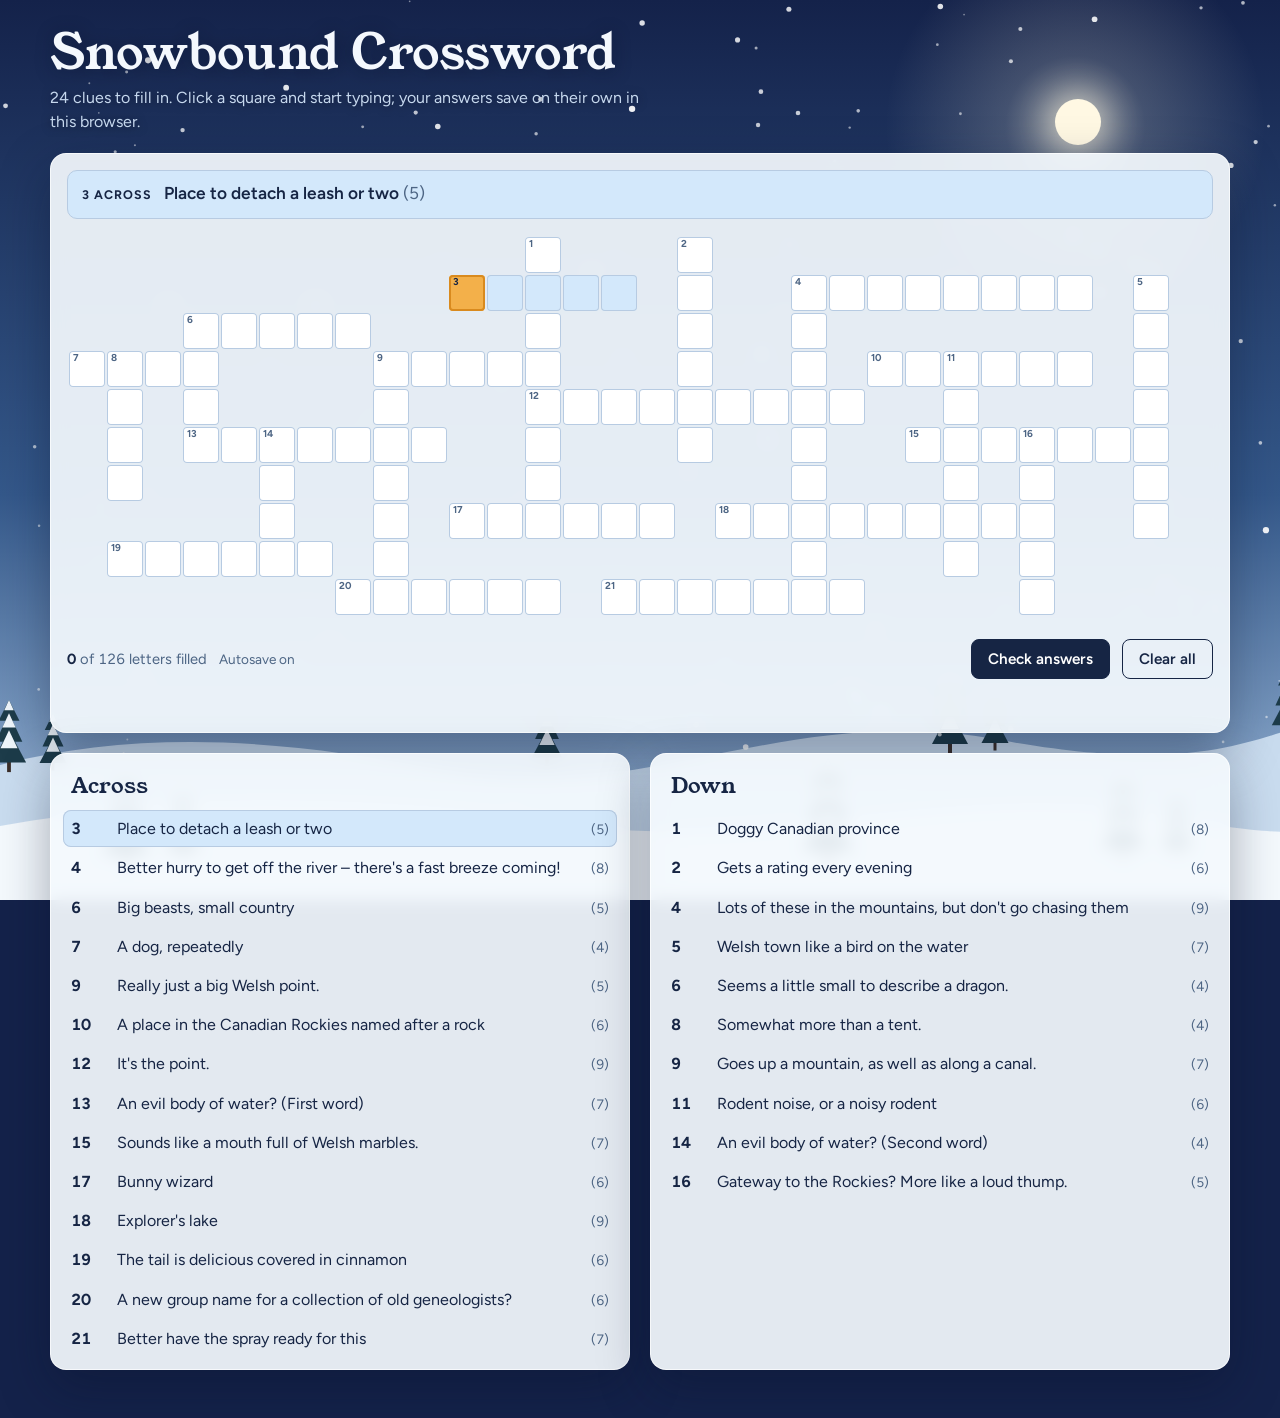
<file: assets/Snowbound Crossword.html>
<!doctype html><html><head><meta charset=utf8><meta name=viewport content="width=device-width,initial-scale=1,viewport-fit=cover"><style>:root{color-scheme:light;box-sizing:border-box;padding-top:env(safe-area-inset-top,0px);padding-bottom:env(safe-area-inset-bottom,0px)}html{scroll-padding-top:env(safe-area-inset-top,0px)}body{margin:0;padding:0;font:14px -apple-system,BlinkMacSystemFont,sans-serif;background:#fff;color:#000}img{max-width:100%}[hidden]:not([hidden=until-found i]){display:none!important}</style></head><body>
<title>Snowbound Crossword</title>
<meta name="claude:viewport-fit-sides" content="cover">
<link rel="stylesheet" href="https://fonts.googleapis.com/css2?family=Figtree:wght@400;600;700&family=Young+Serif&display=swap">
<style>
/* Layout: one frosted puzzle card (clue bar, scrolling grid, toolbar) over a fixed snowy dusk scene, clue lists below.
   Deliberately a single look: a winter night scene, so there is no light/dark switch. */
:root {
  --sky-top: #14224a;
  --sky-mid: #34588a;
  --sky-low: #a9c6e4;
  --snow: #f4f9fd;
  --ink: #162544;
  --ink-soft: #4d6584;
  --ice: #d3e8fb;
  --line: #b7cbe2;
  --lantern: #f3b04a;
  --lantern-deep: #d98a1e;
  --wrong: #c63d3d;
  --wrong-bg: #fde3e1;
  --pine: #1d3c4a;
  --display: "Young Serif", Georgia, "Times New Roman", serif;
  --body: "Figtree", system-ui, -apple-system, "Segoe UI", Roboto, sans-serif;
  --cell: 36px;
}
* { box-sizing: border-box; }
html { color-scheme: light; }
body {
  margin: 0;
  background: var(--sky-top);
  color: var(--ink);
  font-family: var(--body);
  font-size: 16px;
  line-height: 1.45;
  padding-block: 28px 48px;
  padding-left: max(16px, env(safe-area-inset-left, 0px));
  padding-right: max(16px, env(safe-area-inset-right, 0px));
  min-height: 100vh;
}

/* ---------- scene ---------- */
.sky {
  position: fixed; inset: 0; z-index: 0;
  background:
    radial-gradient(circle at 84% 14%, rgba(255,247,222,.55) 0, rgba(255,247,222,.18) 70px, transparent 190px),
    linear-gradient(180deg, var(--sky-top) 0%, var(--sky-mid) 55%, var(--sky-low) 100%);
}
.moon {
  position: fixed; z-index: 0; top: 11%; right: 14%;
  width: 46px; height: 46px; border-radius: 50%;
  background: #fff8e3; box-shadow: 0 0 30px 8px rgba(255,248,227,.45);
}
.scene {
  position: fixed; left: 0; right: 0; bottom: 0; z-index: 0;
  width: 100%; height: min(36vh, 320px);
  pointer-events: none;
}
#snow { position: fixed; inset: 0; z-index: 1; width: 100%; height: 100%; pointer-events: none; }

/* ---------- page ---------- */
.wrap { position: relative; z-index: 2; max-width: 1180px; margin: 0 auto; display: flex; flex-direction: column; gap: 20px; }
header { color: #f4f8fd; }
h1 {
  margin: 0; font-family: var(--display); font-weight: 400;
  font-size: clamp(2rem, 5vw, 3rem); line-height: 1.05; letter-spacing: .005em;
  text-wrap: balance; text-shadow: 0 2px 18px rgba(8,18,40,.45);
}
header p { margin: 8px 0 0; color: #c6d8ee; max-width: 60ch; text-shadow: 0 1px 8px rgba(8,18,40,.5); }

.card {
  background: rgba(244,249,253,.93);
  -webkit-backdrop-filter: blur(8px); backdrop-filter: blur(8px);
  border: 1px solid rgba(255,255,255,.7);
  border-radius: 16px;
  box-shadow: 0 18px 50px rgba(8,18,40,.35);
}
.puzzle { padding: 16px; display: flex; flex-direction: column; gap: 14px; min-width: 0; }

.clue-bar {
  display: flex; align-items: baseline; gap: 12px; flex-wrap: wrap;
  min-height: 3.1em; padding: 10px 14px; border-radius: 10px;
  background: var(--ice); border: 1px solid var(--line);
}
.clue-bar .tag {
  font-weight: 700; font-size: .78rem; letter-spacing: .08em; text-transform: uppercase;
  color: var(--ink); white-space: nowrap;
}
.clue-bar .txt { font-size: 1.08rem; font-weight: 600; min-width: 0; }
.clue-bar .len { color: var(--ink-soft); font-weight: 400; white-space: nowrap; }

.scroller { overflow-x: auto; padding: 4px 2px 10px; max-width: 100%; }
.grid {
  display: grid; width: max-content; gap: 2px;
  grid-template-columns: repeat(var(--cols), var(--cell));
  grid-auto-rows: var(--cell);
}
.cell {
  position: relative; background: #fff; border-radius: 4px;
  box-shadow: 0 0 0 1px var(--line) inset;
  transition: background-color .12s;
}
.cell.inword { background: var(--ice); }
.cell.active { background: var(--lantern); box-shadow: 0 0 0 2px var(--lantern-deep) inset; }
.cell.wrong { background: var(--wrong-bg); box-shadow: 0 0 0 2px var(--wrong) inset; }
.cell.wrong input { color: var(--wrong); }
.cell .num {
  position: absolute; top: 2px; left: 4px; font-size: 10px; line-height: 1; font-weight: 700;
  color: var(--ink-soft); pointer-events: none;
}
.cell.active .num { color: var(--ink); }
.cell input {
  position: absolute; inset: 0; width: 100%; height: 100%;
  border: 0; outline: 0; background: transparent; padding: 7px 0 0; margin: 0;
  text-align: center; text-transform: uppercase;
  font: 700 calc(var(--cell) * .54) var(--body); color: var(--ink);
  caret-color: transparent; cursor: pointer; border-radius: 4px;
}
.cell input::selection { background: transparent; }

.toolbar { display: flex; align-items: center; gap: 12px; flex-wrap: wrap; }
.toolbar .grow { flex: 1 1 auto; }
.stat { font-size: .92rem; color: var(--ink-soft); font-variant-numeric: tabular-nums; }
.stat b { color: var(--ink); }
.saved { font-size: .85rem; color: var(--ink-soft); }
button { font: inherit; cursor: pointer; }
.btn {
  border: 1px solid var(--ink); background: var(--ink); color: #fff;
  padding: 8px 16px; border-radius: 8px; font-weight: 600; font-size: .95rem;
}
.btn.quiet { background: transparent; color: var(--ink); }
.btn:hover { filter: brightness(1.15); }
.btn.quiet:hover { background: var(--ice); filter: none; }
.btn:focus-visible, .clue:focus-visible { outline: 3px solid var(--lantern-deep); outline-offset: 2px; }
.msg { min-height: 1.4em; font-weight: 600; margin: 0; }

.lists { display: grid; grid-template-columns: repeat(auto-fit, minmax(min(100%, 340px), 1fr)); gap: 20px; }
.lists section { padding: 16px 12px 12px; min-width: 0; }
.lists h2 {
  margin: 0 0 8px 8px; font-family: var(--display); font-weight: 400; font-size: 1.4rem;
}
.lists ul { list-style: none; margin: 0; padding: 0; display: flex; flex-direction: column; gap: 2px; }
.clue {
  display: grid; grid-template-columns: 2.4rem 1fr auto; gap: 8px; align-items: baseline;
  width: 100%; text-align: left; background: transparent; border: 0; color: var(--ink);
  padding: 7px 8px; border-radius: 8px;
}
.clue:hover { background: rgba(211,232,251,.6); }
.clue .n { font-weight: 700; font-variant-numeric: tabular-nums; }
.clue .l { color: var(--ink-soft); font-size: .85rem; font-variant-numeric: tabular-nums; white-space: nowrap; }
.clue[aria-current="true"] { background: var(--ice); box-shadow: 0 0 0 1px var(--line) inset; }
.clue.done .t { color: var(--ink-soft); }
.clue.done .n::after { content: " \2713"; font-weight: 600; color: var(--ink-soft); }

@media (max-width: 640px) {
  :root { --cell: 31px; }
  .puzzle { padding: 12px; }
  .clue-bar .txt { font-size: 1rem; }
}
@media (prefers-reduced-motion: reduce) { .cell { transition: none; } }
</style>

<div class="sky" aria-hidden="true"></div>
<div class="moon" aria-hidden="true"></div>
<canvas id="snow" aria-hidden="true"></canvas>

<svg class="scene" viewBox="0 0 1440 320" preserveAspectRatio="xMidYMax slice" aria-hidden="true">
  <defs>
    <symbol id="pine" viewBox="0 0 40 80">
      <rect x="18" y="64" width="4" height="14" fill="#3b2f2a"/>
      <polygon points="20,2 31,24 9,24" fill="#1d3c4a"/>
      <polygon points="20,16 34,46 6,46" fill="#1d3c4a"/>
      <polygon points="20,34 38,68 2,68" fill="#1d3c4a"/>
      <polygon points="20,2 25,13 15,13" fill="#eef5fb"/>
      <polygon points="20,16 27,31 13,31" fill="#eef5fb"/>
      <polygon points="20,34 29,53 11,53" fill="#eef5fb"/>
    </symbol>
  </defs>
  <path d="M0 210 C 160 150, 320 150, 520 190 S 860 120, 1080 160 S 1340 150, 1440 130 L1440 320 L0 320 Z" fill="#c9dcef"/>
  <use href="#pine" x="70" y="118" width="38" height="76"/>
  <use href="#pine" x="118" y="132" width="30" height="60"/>
  <use href="#pine" x="610" y="120" width="34" height="68"/>
  <use href="#pine" x="1010" y="96" width="40" height="80"/>
  <use href="#pine" x="1060" y="112" width="30" height="60"/>
  <use href="#pine" x="1350" y="84" width="36" height="72"/>
  <path d="M0 262 C 220 212, 420 214, 640 244 S 1040 200, 1240 236 S 1400 238, 1440 226 L1440 320 L0 320 Z" fill="#f4f9fd"/>
  <use href="#pine" x="180" y="186" width="52" height="104"/>
  <use href="#pine" x="244" y="206" width="38" height="76"/>
  <use href="#pine" x="880" y="176" width="56" height="112"/>
  <use href="#pine" x="1180" y="190" width="46" height="92"/>
  <use href="#pine" x="1240" y="210" width="34" height="68"/>
</svg>

<div class="wrap">
  <header>
    <h1>Snowbound Crossword</h1>
    <p>24 clues to fill in. Click a square and start typing; your answers save on their own in this browser.</p>
  </header>

  <div class="card puzzle">
    <div class="clue-bar" aria-live="polite">
      <span class="tag" id="bar-tag"></span>
      <span class="txt" id="bar-txt"></span>
    </div>
    <div class="scroller" id="scroller">
      <div class="grid" id="grid" role="group" aria-label="Crossword grid"></div>
    </div>
    <div class="toolbar">
      <span class="stat" id="progress"></span>
      <span class="saved" id="saved">Autosave on</span>
      <span class="grow"></span>
      <button class="btn" id="check" type="button">Check answers</button>
      <button class="btn quiet" id="clear" type="button">Clear all</button>
    </div>
    <p class="msg" id="msg" aria-live="polite"></p>
  </div>

  <div class="lists">
    <section class="card"><h2>Across</h2><ul id="across"></ul></section>
    <section class="card"><h2>Down</h2><ul id="down"></ul></section>
  </div>
</div>

<script>
(function () {
  var PUZ = {"w": 29, "h": 10, "words": [{"n": 8, "w": "BEACH", "r": 1, "c": 10, "d": "A", "clue": "Place to detach a leash or two", "num": 3, "len": 5}, {"n": 21, "w": "WINDRUSH", "r": 1, "c": 19, "d": "A", "clue": "Better hurry to get off the river – there's a fast breeze coming!", "num": 4, "len": 8}, {"n": 9, "w": "WALES", "r": 2, "c": 3, "d": "A", "clue": "Big beasts, small country", "num": 6, "len": 5}, {"n": 3, "w": "ECHO", "r": 3, "c": 0, "d": "A", "clue": "A dog, repeatedly", "num": 7, "len": 4}, {"n": 17, "w": "GOWER", "r": 3, "c": 8, "d": "A", "clue": "Really just a big Welsh point.", "num": 9, "len": 5}, {"n": 10, "w": "JASPER", "r": 3, "c": 21, "d": "A", "clue": "A place in the Canadian Rockies named after a rock", "num": 10, "len": 6}, {"n": 1, "w": "APPLETREE", "r": 4, "c": 12, "d": "A", "clue": "It's the point.", "num": 12, "len": 9}, {"n": 11, "w": "MALIGNE", "r": 5, "c": 3, "d": "A", "clue": "An evil body of water? (First word)", "num": 13, "len": 7}, {"n": 19, "w": "MUMBLES", "r": 5, "c": 22, "d": "A", "clue": "Sounds like a mouth full of Welsh marbles.", "num": 15, "len": 7}, {"n": 4, "w": "MERLIN", "r": 7, "c": 10, "d": "A", "clue": "Bunny wizard", "num": 17, "len": 6}, {"n": 18, "w": "CHAMPLAIN", "r": 7, "c": 17, "d": "A", "clue": "Explorer's lake", "num": 18, "len": 9}, {"n": 24, "w": "BEAVER", "r": 8, "c": 1, "d": "A", "clue": "The tail is delicious covered in cinnamon", "num": 19, "len": 6}, {"n": 20, "w": "HAWLEY", "r": 9, "c": 7, "d": "A", "clue": "A new group name for a collection of old geneologists?", "num": 20, "len": 6}, {"n": 13, "w": "GRIZZLY", "r": 9, "c": 14, "d": "A", "clue": "Better have the spray ready for this", "num": 21, "len": 7}, {"n": 22, "w": "LABRADOR", "r": 0, "c": 12, "d": "D", "clue": "Doggy Canadian province", "num": 1, "len": 8}, {"n": 16, "w": "SUNSET", "r": 0, "c": 16, "d": "D", "clue": "Gets a rating every evening", "num": 2, "len": 6}, {"n": 14, "w": "WATERFALL", "r": 1, "c": 19, "d": "D", "clue": "Lots of these in the mountains, but don't go chasing them", "num": 4, "len": 9}, {"n": 23, "w": "SWANSEA", "r": 1, "c": 28, "d": "D", "clue": "Welsh town like a bird on the water", "num": 5, "len": 7}, {"n": 5, "w": "WORM", "r": 2, "c": 3, "d": "D", "clue": "Seems a little small to describe a dragon.", "num": 6, "len": 4}, {"n": 6, "w": "CAMP", "r": 3, "c": 1, "d": "D", "clue": "Somewhat more than a tent.", "num": 8, "len": 4}, {"n": 7, "w": "GONDOLA", "r": 3, "c": 8, "d": "D", "clue": "Goes up a mountain, as well as along a canal.", "num": 9, "len": 7}, {"n": 15, "w": "SQUEAK", "r": 3, "c": 23, "d": "D", "clue": "Rodent noise, or a noisy rodent", "num": 11, "len": 6}, {"n": 12, "w": "LAKE", "r": 5, "c": 5, "d": "D", "clue": "An evil body of water? (Second word)", "num": 14, "len": 4}, {"n": 2, "w": "BANFF", "r": 5, "c": 25, "d": "D", "clue": "Gateway to the Rockies? More like a loud thump.", "num": 16, "len": 5}]};
  var W = PUZ.w, H = PUZ.h, words = PUZ.words;
  var KEY = 'snowbound-crossword-v1';
  var sig = words.map(function (x) { return x.w + x.r + x.c + x.d; }).join('|');

  var cells = new Map();
  words.forEach(function (wd, i) {
    wd.id = i; wd.cells = [];
    for (var k = 0; k < wd.len; k++) {
      var r = wd.r + (wd.d === 'D' ? k : 0), c = wd.c + (wd.d === 'A' ? k : 0), key = r + ',' + c;
      var ce = cells.get(key);
      if (!ce) { ce = { r: r, c: c, key: key, ans: wd.w[k], words: {}, num: 0 }; cells.set(key, ce); }
      ce.words[wd.d] = wd; wd.cells.push(ce);
    }
    wd.cells[0].num = wd.num;
  });

  var gridEl = document.getElementById('grid');
  var scroller = document.getElementById('scroller');
  gridEl.style.setProperty('--cols', W);
  var cur = { ce: null, dir: 'A' };

  /* ---------- build grid ---------- */
  for (var r = 0; r < H; r++) {
    for (var c = 0; c < W; c++) {
      var ce = cells.get(r + ',' + c);
      if (!ce) { gridEl.appendChild(document.createElement('div')); continue; }
      var el = document.createElement('div'); el.className = 'cell';
      if (ce.num) { var n = document.createElement('span'); n.className = 'num'; n.textContent = ce.num; el.appendChild(n); }
      var inp = document.createElement('input');
      inp.type = 'text'; inp.maxLength = 1; inp.autocomplete = 'off'; inp.spellcheck = false;
      inp.setAttribute('autocapitalize', 'characters'); inp.setAttribute('autocorrect', 'off');
      inp.setAttribute('aria-label', 'Row ' + (r + 1) + ', column ' + (c + 1));
      el.appendChild(inp); gridEl.appendChild(el);
      ce.el = el; ce.input = inp;
      wire(ce);
    }
  }

  function wire(ce) {
    var inp = ce.input;
    inp.addEventListener('pointerdown', function () { ce.wasCur = (cur.ce === ce && document.activeElement === inp); });
    inp.addEventListener('click', function () {
      var dir = cur.dir;
      if (ce.wasCur && ce.words.A && ce.words.D) dir = dir === 'A' ? 'D' : 'A';
      select(ce, dir);
    });
    inp.addEventListener('focus', function () { if (cur.ce !== ce) select(ce, cur.dir, false); inp.select(); });
    inp.addEventListener('input', function () {
      var v = inp.value.replace(/[^a-zA-Z]/g, '').slice(-1).toUpperCase();
      inp.value = v; ce.el.classList.remove('wrong');
      changed();
      if (v) stepForward(ce);
    });
    inp.addEventListener('keydown', function (e) {
      if (e.ctrlKey || e.metaKey || e.altKey) return;
      var k = e.key;
      if (k === 'Backspace') {
        e.preventDefault();
        if (inp.value) { inp.value = ''; ce.el.classList.remove('wrong'); changed(); }
        else {
          var wd = cur.ce.words[cur.dir], i = wd.cells.indexOf(ce), prev = wd.cells[i - 1];
          if (prev) { prev.input.value = ''; prev.el.classList.remove('wrong'); select(prev, cur.dir); changed(); }
        }
      } else if (k === 'Delete') {
        e.preventDefault(); inp.value = ''; ce.el.classList.remove('wrong'); changed();
      } else if (k === 'ArrowLeft') { e.preventDefault(); arrow(0, -1); }
      else if (k === 'ArrowRight') { e.preventDefault(); arrow(0, 1); }
      else if (k === 'ArrowUp') { e.preventDefault(); arrow(-1, 0); }
      else if (k === 'ArrowDown') { e.preventDefault(); arrow(1, 0); }
      else if (k === 'Tab' || k === 'Enter') { e.preventDefault(); nextWord(e.shiftKey ? -1 : 1); }
      else if (k === ' ') { e.preventDefault(); if (ce.words.A && ce.words.D) select(ce, cur.dir === 'A' ? 'D' : 'A'); }
    });
  }

  /* ---------- selection ---------- */
  function select(ce, dir, focus) {
    if (!ce.words[dir]) dir = dir === 'A' ? 'D' : 'A';
    cur.ce = ce; cur.dir = dir; paint();
    if (focus !== false) { ce.input.focus({ preventScroll: true }); ce.input.select(); ensureVisible(ce); }
  }
  function ensureVisible(ce) {
    var a = ce.el.getBoundingClientRect(), b = scroller.getBoundingClientRect();
    if (a.left < b.left + 8) scroller.scrollLeft -= (b.left + 8 - a.left) + 40;
    else if (a.right > b.right - 8) scroller.scrollLeft += (a.right - b.right + 8) + 40;
  }
  function stepForward(ce) {
    var wd = ce.words[cur.dir], next = wd.cells[wd.cells.indexOf(ce) + 1];
    if (next) select(next, cur.dir); else ce.input.select();
  }
  function arrow(dr, dc) {
    var want = dc !== 0 ? 'A' : 'D', ce = cur.ce;
    if (cur.dir !== want && ce.words[want]) { select(ce, want); return; }
    var nx = cells.get((ce.r + dr) + ',' + (ce.c + dc));
    if (nx) select(nx, nx.words[want] ? want : cur.dir);
  }
  function nextWord(step) {
    var wd = cur.ce.words[cur.dir], n = words.length;
    var nw = words[(wd.id + step + n) % n];
    var target = nw.cells.filter(function (x) { return !x.input.value; })[0] || nw.cells[0];
    select(target, nw.d);
  }

  var barTag = document.getElementById('bar-tag'), barTxt = document.getElementById('bar-txt');
  var clueBtns = [];
  function paint() {
    cells.forEach(function (ce) { ce.el.classList.remove('inword', 'active'); });
    var wd = cur.ce.words[cur.dir];
    wd.cells.forEach(function (ce) { ce.el.classList.add('inword'); });
    cur.ce.el.classList.add('active');
    barTag.textContent = wd.num + ' ' + (wd.d === 'A' ? 'Across' : 'Down');
    barTxt.innerHTML = '';
    barTxt.appendChild(document.createTextNode(wd.clue + ' '));
    var l = document.createElement('span'); l.className = 'len'; l.textContent = '(' + wd.len + ')'; barTxt.appendChild(l);
    clueBtns.forEach(function (b, i) { b.setAttribute('aria-current', i === wd.id ? 'true' : 'false'); });
  }

  /* ---------- clue lists ---------- */
  words.forEach(function (wd) {
    var li = document.createElement('li'), b = document.createElement('button');
    b.type = 'button'; b.className = 'clue';
    b.innerHTML = '<span class="n"></span><span class="t"></span><span class="l"></span>';
    b.children[0].textContent = wd.num; b.children[1].textContent = wd.clue; b.children[2].textContent = '(' + wd.len + ')';
    b.addEventListener('click', function () { select(wd.cells[0], wd.d); });
    li.appendChild(b);
    document.getElementById(wd.d === 'A' ? 'across' : 'down').appendChild(li);
    clueBtns[wd.id] = b;
  });

  /* ---------- progress, save, load ---------- */
  var total = cells.size, progressEl = document.getElementById('progress'), savedEl = document.getElementById('saved');
  function updateProgress() {
    var f = 0; cells.forEach(function (ce) { if (ce.input.value) f++; });
    progressEl.innerHTML = '<b>' + f + '</b> of ' + total + ' letters filled';
    words.forEach(function (wd) {
      clueBtns[wd.id].classList.toggle('done', wd.cells.every(function (x) { return x.input.value; }));
    });
    return f;
  }
  function changed() {
    document.getElementById('msg').textContent = '';
    updateProgress(); save();
  }
  function save() {
    try {
      var o = {}; cells.forEach(function (ce) { if (ce.input.value) o[ce.key] = ce.input.value; });
      localStorage.setItem(KEY, JSON.stringify({ sig: sig, cells: o }));
      savedEl.textContent = 'All changes saved';
    } catch (e) { savedEl.textContent = 'Saving is blocked in this browser'; }
  }
  function load() {
    try {
      var raw = localStorage.getItem(KEY); if (!raw) return;
      var d = JSON.parse(raw); if (!d || d.sig !== sig) return;
      cells.forEach(function (ce) { var v = d.cells[ce.key]; if (v && /^[A-Z]$/.test(v)) ce.input.value = v; });
      savedEl.textContent = 'Restored your saved answers';
    } catch (e) { /* storage unavailable: start empty */ }
  }

  /* ---------- check and clear ---------- */
  var msg = document.getElementById('msg');
  document.getElementById('check').addEventListener('click', function () {
    var wrong = 0, filled = 0;
    cells.forEach(function (ce) {
      ce.el.classList.remove('wrong');
      if (ce.input.value) { filled++; if (ce.input.value !== ce.ans) { wrong++; ce.el.classList.add('wrong'); } }
    });
    if (!filled) msg.textContent = 'Nothing to check yet.';
    else if (wrong) msg.textContent = wrong + (wrong === 1 ? ' letter needs' : ' letters need') + ' another look (marked in red).';
    else if (filled === total) msg.textContent = 'Solved. Every answer is correct.';
    else msg.textContent = 'So far so good: every letter you have entered is right.';
  });
  var clearBtn = document.getElementById('clear'), clearTimer = null;
  clearBtn.addEventListener('click', function () {
    if (!clearTimer) {
      clearBtn.textContent = 'Click again to clear everything';
      clearTimer = setTimeout(function () { clearBtn.textContent = 'Clear all'; clearTimer = null; }, 3500);
      return;
    }
    clearTimeout(clearTimer); clearTimer = null; clearBtn.textContent = 'Clear all';
    cells.forEach(function (ce) { ce.input.value = ''; ce.el.classList.remove('wrong'); });
    changed();
  });

  /* ---------- start ---------- */
  load(); updateProgress();
  select(words[0].cells[0], words[0].d, false);

  /* ---------- falling snow ---------- */
  var cv = document.getElementById('snow'), ctx = cv.getContext('2d');
  var flakes = [], sw = 0, sh = 0, raf = 0;
  var reduce = window.matchMedia && matchMedia('(prefers-reduced-motion: reduce)').matches;
  function mk(init) {
    var z = Math.random();
    return { x: Math.random() * sw, y: init ? Math.random() * sh : -6, r: 0.8 + z * 2.4, v: 0.35 + z * 1.1, s: Math.random() * 6.28, a: 0.45 + z * 0.5 };
  }
  function resize() {
    var dpr = Math.min(window.devicePixelRatio || 1, 2);
    sw = window.innerWidth; sh = window.innerHeight;
    cv.width = sw * dpr; cv.height = sh * dpr; ctx.setTransform(dpr, 0, 0, dpr, 0, 0);
    var n = Math.round(Math.min(170, sw / 8));
    flakes = []; for (var i = 0; i < n; i++) flakes.push(mk(true));
    draw();
  }
  function draw() {
    ctx.clearRect(0, 0, sw, sh); ctx.fillStyle = '#ffffff';
    for (var i = 0; i < flakes.length; i++) {
      var f = flakes[i]; ctx.globalAlpha = f.a; ctx.beginPath(); ctx.arc(f.x, f.y, f.r, 0, 6.283); ctx.fill();
    }
    ctx.globalAlpha = 1;
  }
  function tick() {
    for (var i = 0; i < flakes.length; i++) {
      var f = flakes[i]; f.y += f.v; f.s += 0.012; f.x += Math.sin(f.s) * 0.4;
      if (f.y > sh + 6) flakes[i] = mk(false);
    }
    draw(); raf = requestAnimationFrame(tick);
  }
  window.addEventListener('resize', resize);
  resize();
  if (!reduce) {
    raf = requestAnimationFrame(tick);
    document.addEventListener('visibilitychange', function () {
      cancelAnimationFrame(raf); if (!document.hidden) raf = requestAnimationFrame(tick);
    });
  }
})();
</script>
<script>
window.addEventListener('keydown', function (e) {
  if (e.key === 'Escape' || e.code === 'Escape') {
    e.preventDefault();
    try { window.parent.postMessage({ type: 'advent-close' }, '*'); } catch (err) {}
  }
});
</script>

</body></html>
</file>
<file: css/style.css>
* { box-sizing: border-box; }

html, body {
  margin: 0;
  padding: 0;
  height: 100%;
  overflow: hidden;
  background: #0d0a12;
  font-family: "Segoe UI", system-ui, -apple-system, sans-serif;
}

body {
  display: flex;
  align-items: center;
  justify-content: center;
}

.stage {
  position: relative;
  aspect-ratio: 1376 / 768;
  width: min(100vw, calc(100vh * 1376 / 768));
  max-height: 100vh;
  overflow: hidden;
  container-type: inline-size;
  box-shadow: 0 0 60px rgba(0, 0, 0, 0.7);
}

.stage .background {
  display: block;
  width: 100%;
  height: 100%;
  object-fit: contain;
  user-select: none;
  -webkit-user-drag: none;
}

.hotspots {
  position: absolute;
  inset: 0;
}

/* ---------- "25" badge on the tree ---------- */

.tree-number {
  position: absolute;
  left: 51%;
  top: 21.9%;
  transform: translate(-50%, -50%);
  font-family: "Times New Roman", Times, serif;
  font-weight: 700;
  font-size: 1.6cqw;
  font-variant-numeric: lining-nums tabular-nums;
  line-height: 1;
  letter-spacing: 0.01em;
  color: #f4ecd6;
  pointer-events: none;
  user-select: none;
  z-index: 3;
}

/* ---------- Number hotspots ---------- */

.hotspot {
  position: absolute;
  transform: translate(-50%, -50%);
  padding: 0;
  border: 2px solid transparent;
  border-radius: 14px;
  background: transparent;
  cursor: pointer;
  -webkit-tap-highlight-color: transparent;
  transition: background 0.15s ease, box-shadow 0.15s ease;
}

.hotspot:hover {
  background: rgba(255, 238, 170, 0.14);
  box-shadow: 0 0 0 2px rgba(255, 224, 128, 0.9), 0 0 24px rgba(255, 205, 80, 0.65);
}

.hotspot:focus-visible {
  outline: none;
  background: rgba(255, 238, 170, 0.2);
  box-shadow: 0 0 0 3px #ffe08a, 0 0 28px rgba(255, 205, 80, 0.85);
}

.hotspot.locked {
  cursor: not-allowed;
}

.hotspot.locked:hover {
  background: rgba(150, 170, 210, 0.1);
  box-shadow: 0 0 0 2px rgba(170, 190, 230, 0.55);
}

.hotspot.locked:focus-visible {
  background: rgba(150, 170, 210, 0.14);
  box-shadow: 0 0 0 3px rgba(180, 200, 240, 0.85);
}

.hotspot.today {
  z-index: 2;
  animation: todayPulse 1.8s ease-in-out infinite;
}

@keyframes todayPulse {
  0%, 100% {
    background: rgba(255, 228, 120, 0.12);
    box-shadow: 0 0 0 3px rgba(255, 214, 90, 0.9),
                0 0 14px 4px rgba(255, 196, 60, 0.55);
  }
  50% {
    background: rgba(255, 236, 160, 0.26);
    box-shadow: 0 0 0 5px rgba(255, 232, 130, 1),
                0 0 32px 14px rgba(255, 196, 60, 0.85);
  }
}

.hotspots.debug .hotspot {
  border-color: #00e5ff;
  background: rgba(0, 229, 255, 0.14);
}
.hotspots.debug .hotspot::after {
  content: attr(data-num);
  position: absolute;
  top: 50%;
  left: 50%;
  transform: translate(-50%, -50%);
  color: #00e5ff;
  font: 700 15px monospace;
  text-shadow: 0 0 3px #000, 0 0 3px #000;
  pointer-events: none;
}

/* ---------- Snowfall ---------- */

.snow-layer {
  position: absolute;
  inset: 0;
  overflow: hidden;
  pointer-events: none;
  opacity: 0;
  transition: opacity 3s ease;
  z-index: 5;
}
.snow-layer.active { opacity: 1; }

.flake {
  position: absolute;
  top: -5vh;
  background: #fff;
  border-radius: 50%;
  opacity: 0.8;
  animation: fall linear infinite;
}
@keyframes fall {
  0% { transform: translate3d(0, -10vh, 0); }
  100% { transform: translate3d(var(--drift, 20px), 110vh, 0); }
}

/* ---------- Toast ---------- */

.toast {
  position: absolute;
  left: 50%;
  bottom: 28px;
  transform: translate(-50%, 20px);
  background: rgba(18, 14, 26, 0.92);
  color: #fff;
  padding: 10px 20px;
  border-radius: 999px;
  font-size: 14px;
  letter-spacing: 0.02em;
  opacity: 0;
  pointer-events: none;
  transition: opacity 0.3s ease, transform 0.3s ease;
  z-index: 10;
  white-space: nowrap;
  box-shadow: 0 6px 20px rgba(0, 0, 0, 0.5);
}
.toast.show {
  opacity: 1;
  transform: translate(-50%, 0);
}

/* ---------- Modal ---------- */

.modal {
  position: fixed;
  inset: 0;
  display: none;
  align-items: center;
  justify-content: center;
  background: rgba(0, 0, 0, 0.68);
  backdrop-filter: blur(3px);
  z-index: 100;
}
.modal.open { display: flex; }

.modal-content {
  position: relative;
  width: 90vw;
  height: 90vh;
  background: #000;
  border-radius: 12px;
  overflow: hidden;
  box-shadow: 0 20px 60px rgba(0, 0, 0, 0.6), 0 0 0 1px rgba(255, 255, 255, 0.09);
  animation: modalIn 0.25s ease;
}
@keyframes modalIn {
  from { opacity: 0; transform: scale(0.94); }
  to   { opacity: 1; transform: scale(1); }
}

.modal-body {
  width: 100%;
  height: 100%;
  display: flex;
  align-items: center;
  justify-content: center;
  background: #050505;
}
.modal-body video {
  width: 100%;
  height: 100%;
  object-fit: contain;
  display: block;
}
.modal-body img {
  max-width: 100%;
  max-height: 100%;
  display: block;
}
.modal-body iframe {
  width: 100%;
  height: 100%;
  border: 0;
  background: #fff;
}

.modal-close {
  position: absolute;
  top: 12px;
  right: 12px;
  width: 48px;
  height: 48px;
  border: none;
  border-radius: 50%;
  background: rgba(255, 255, 255, 0.15);
  color: #fff;
  font-size: 30px;
  line-height: 1;
  cursor: pointer;
  display: flex;
  align-items: center;
  justify-content: center;
  padding-bottom: 3px;
  transition: background 0.15s ease;
  z-index: 2;
}
.modal-close:hover { background: rgba(255, 255, 255, 0.3); }
.modal-close:focus-visible {
  outline: 3px solid #ffd257;
  outline-offset: 2px;
}

.placeholder {
  color: #f0e8d8;
  text-align: center;
  padding: 32px;
  max-width: 520px;
}
.placeholder .gift-num {
  font-size: 64px;
  font-weight: 800;
  color: #ffd257;
  margin-bottom: 8px;
}
.placeholder h2 {
  font-size: 28px;
  margin: 0 0 12px;
  font-weight: 700;
}
.placeholder p {
  font-size: 16px;
  line-height: 1.5;
  margin: 0;
  opacity: 0.85;
}

/* ---------- Reduced motion ---------- */

@media (prefers-reduced-motion: reduce) {
  .flake,
  .modal-content,
  .hotspot.today {
    animation: none !important;
  }
  .hotspot.today {
    box-shadow: 0 0 0 4px rgba(255, 224, 120, 0.95),
                0 0 20px 8px rgba(255, 196, 60, 0.7);
  }
  .snow-layer {
    transition-duration: 0.01s !important;
  }
}
</file>
